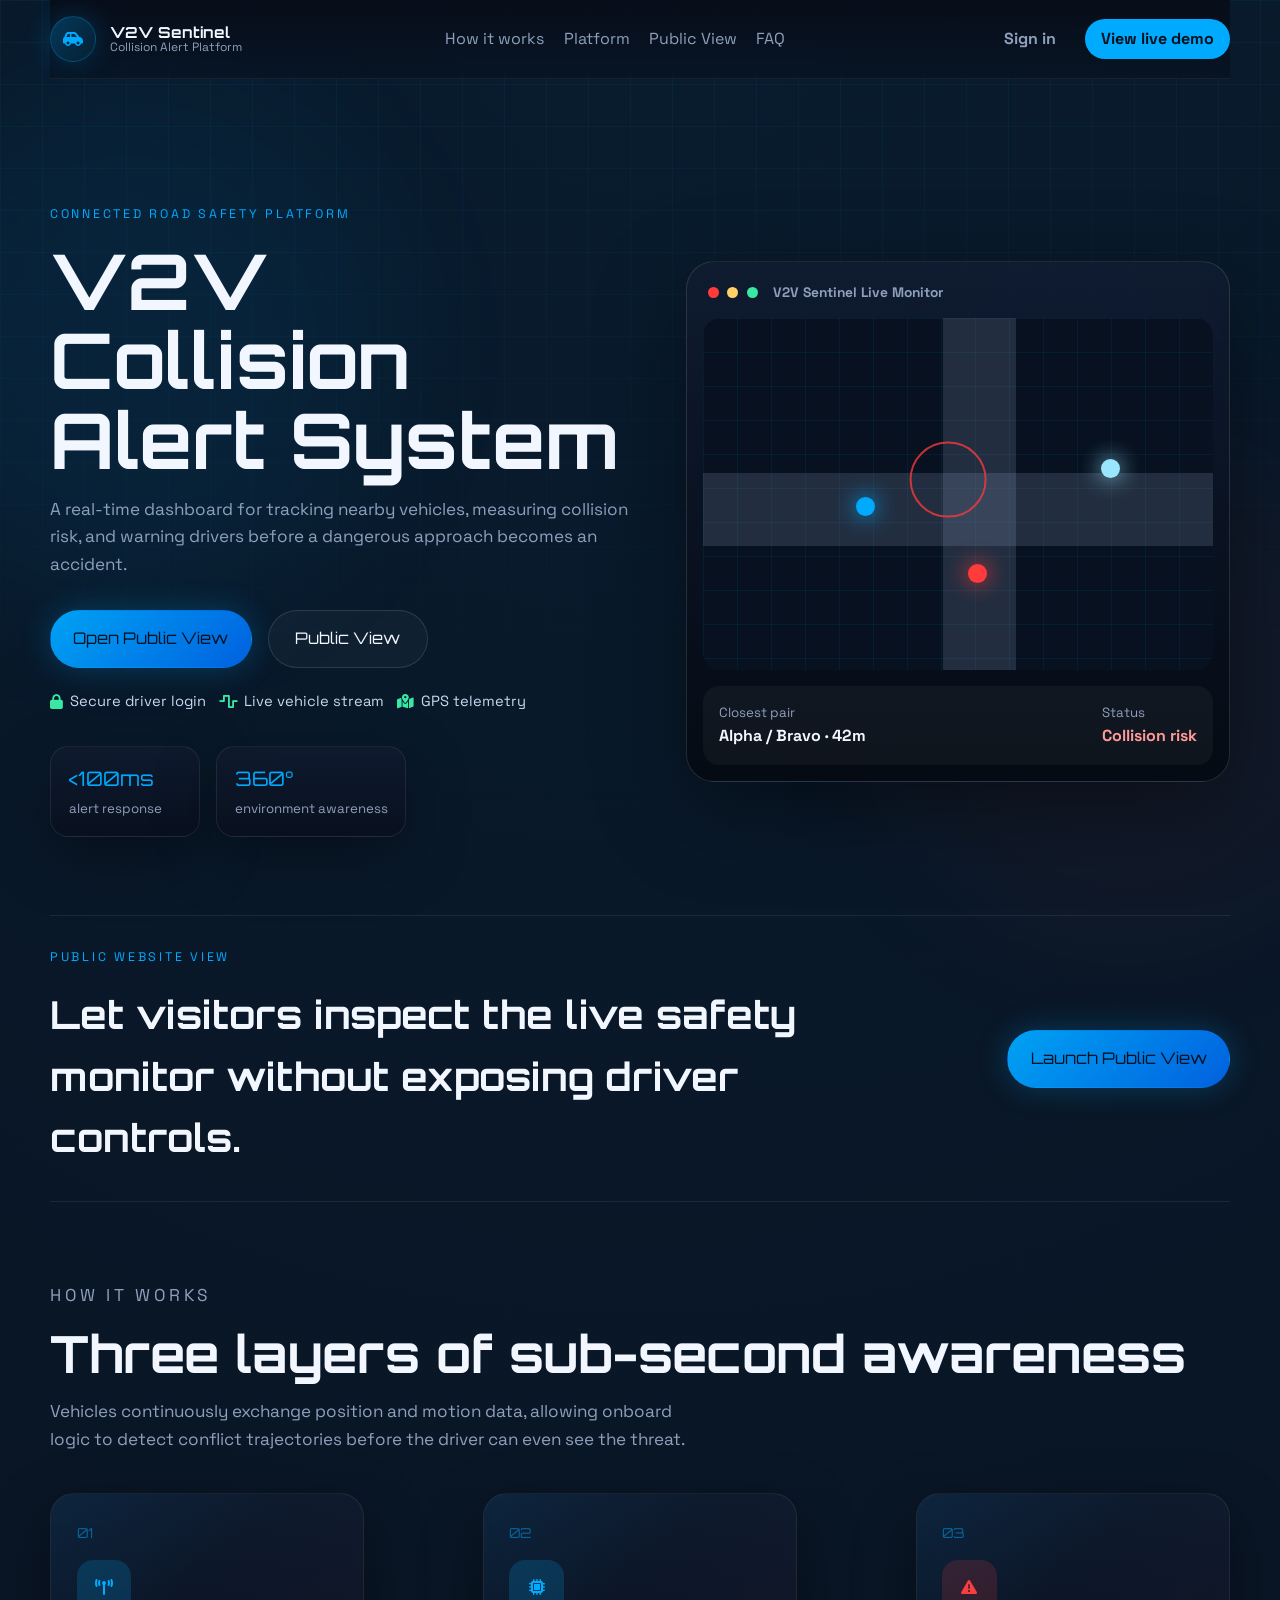
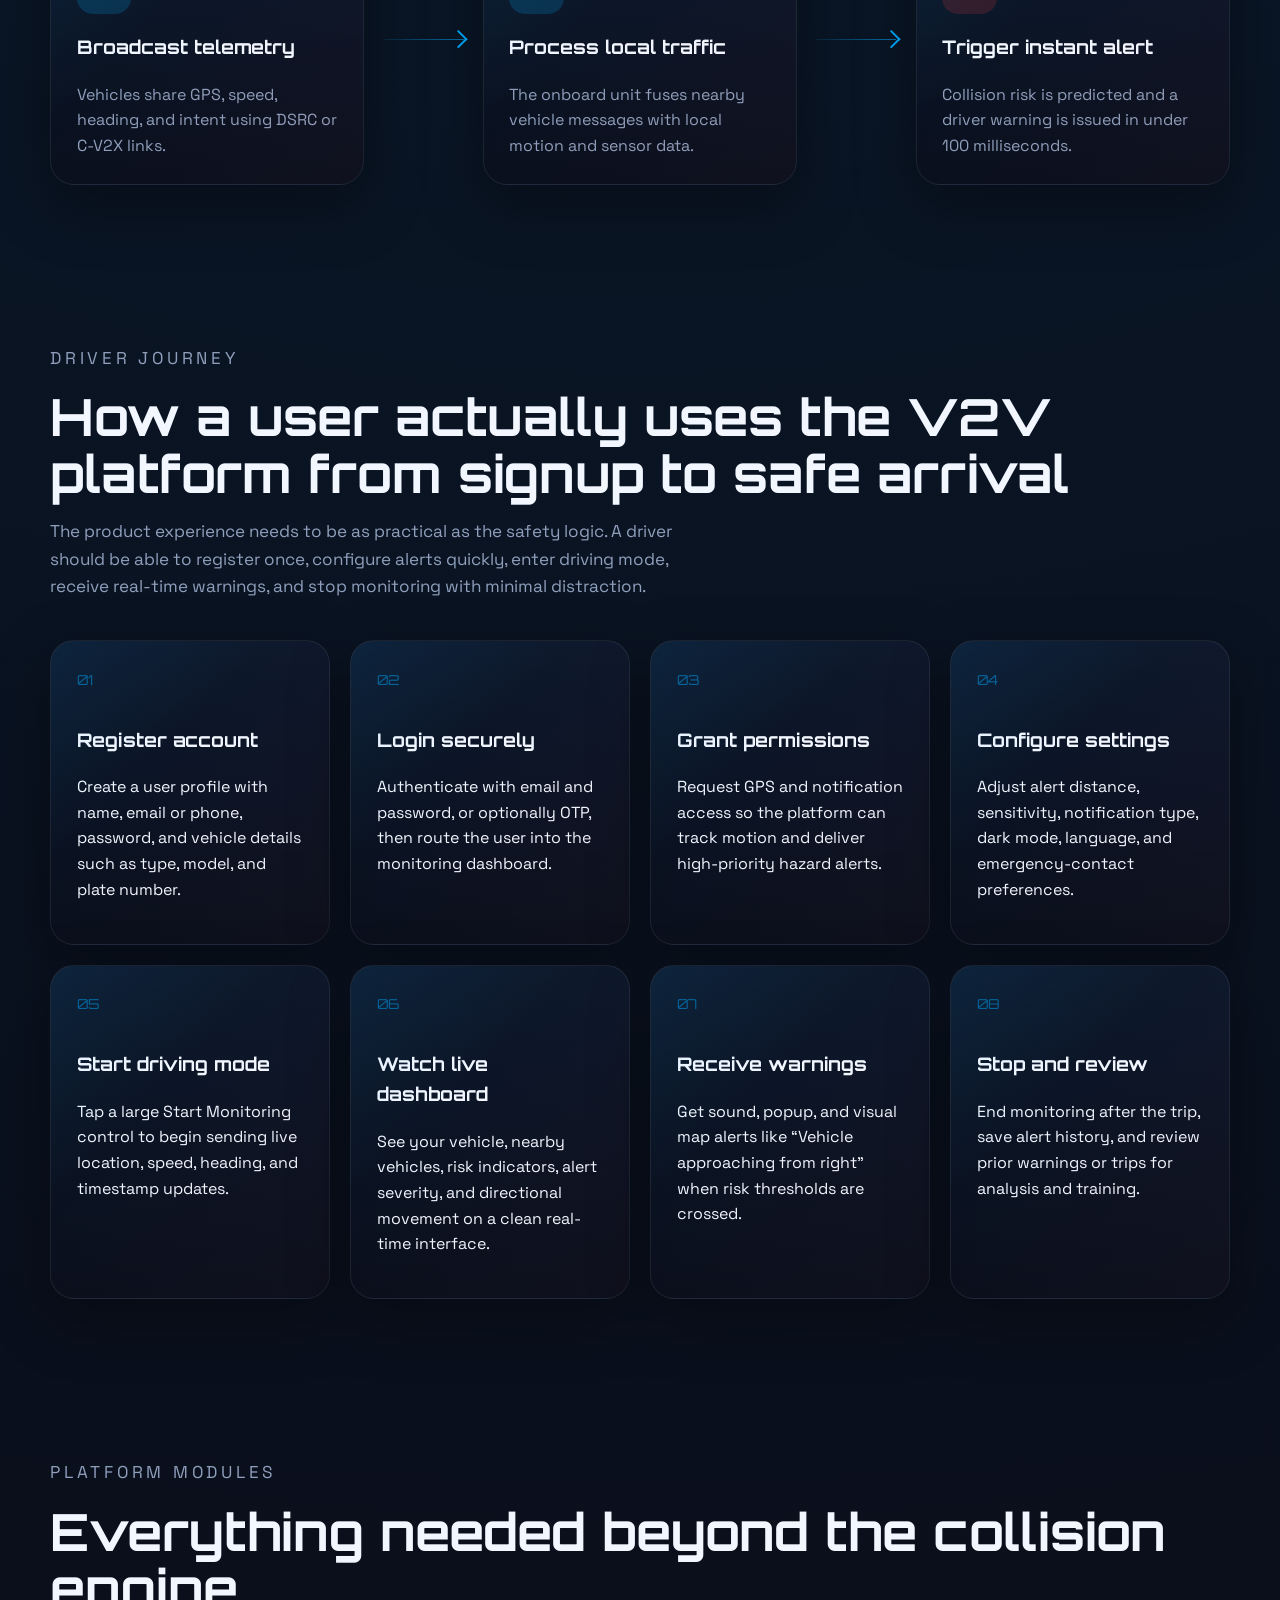
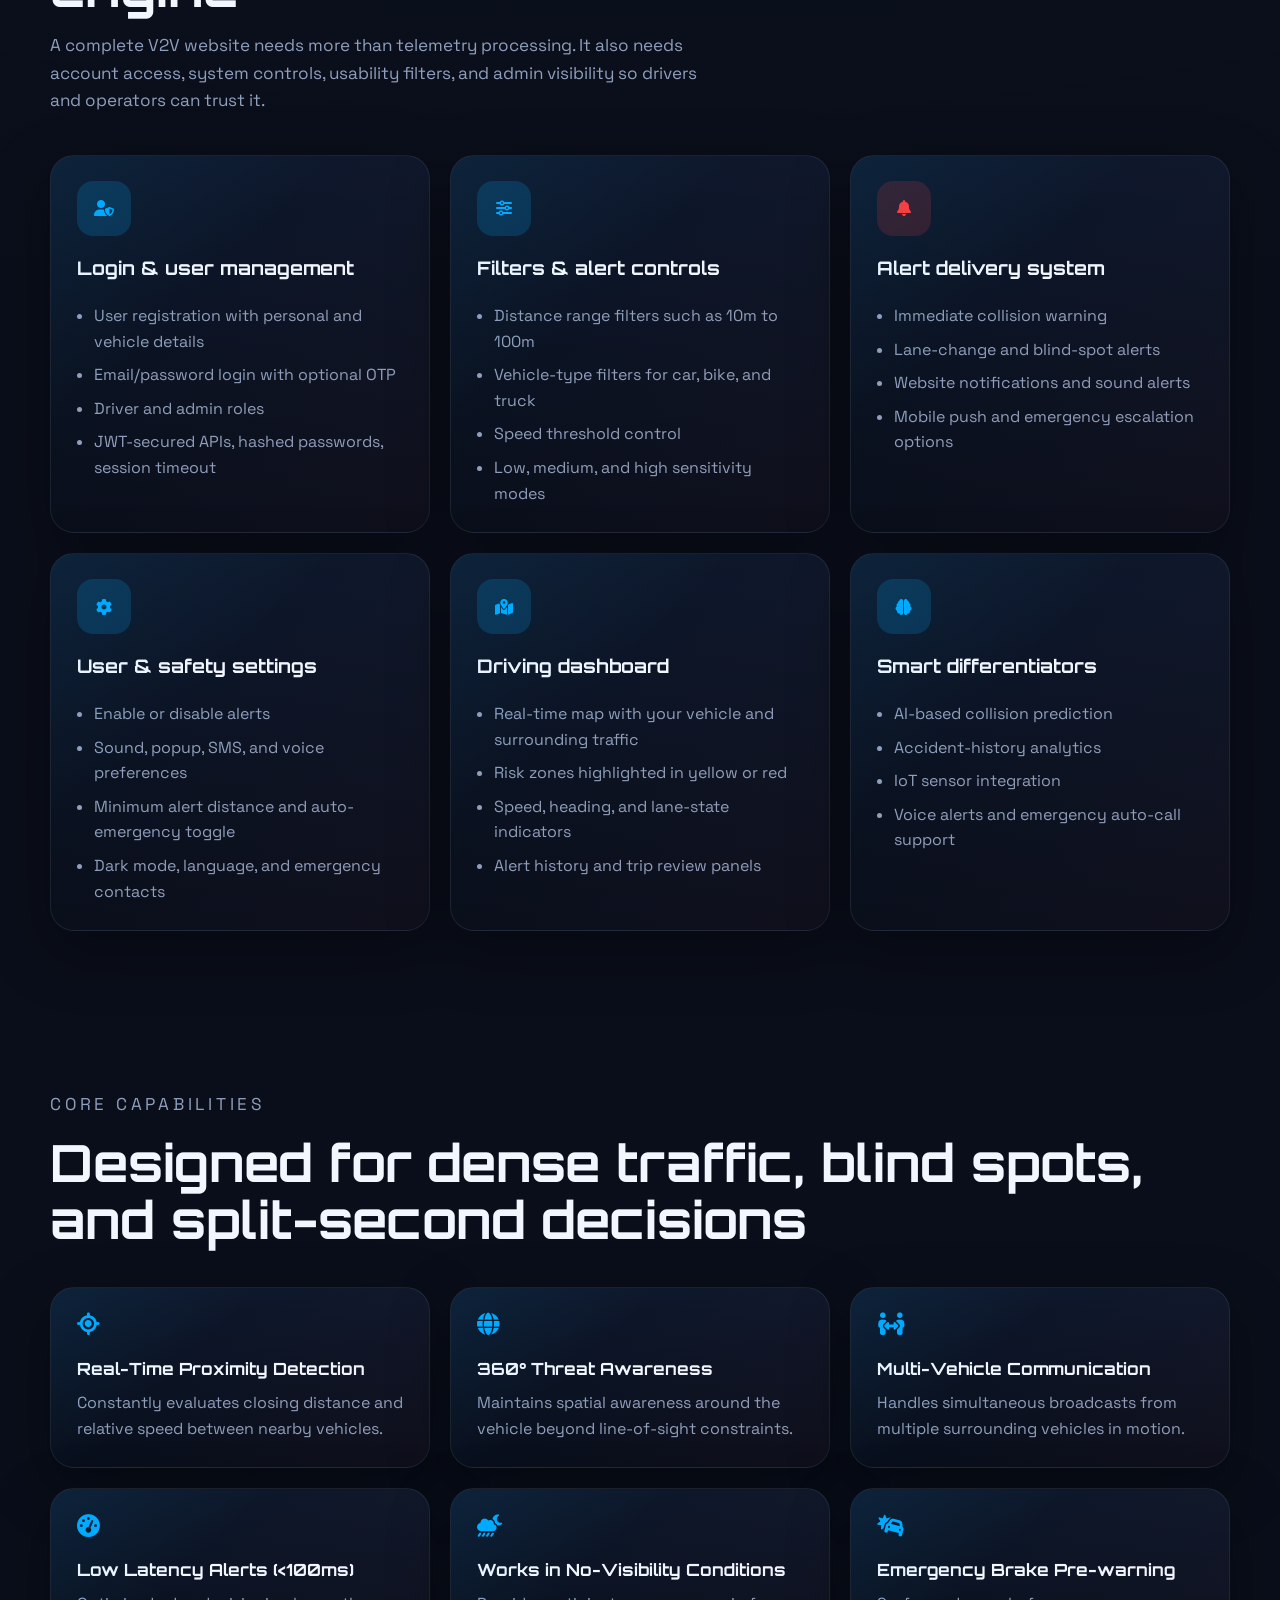
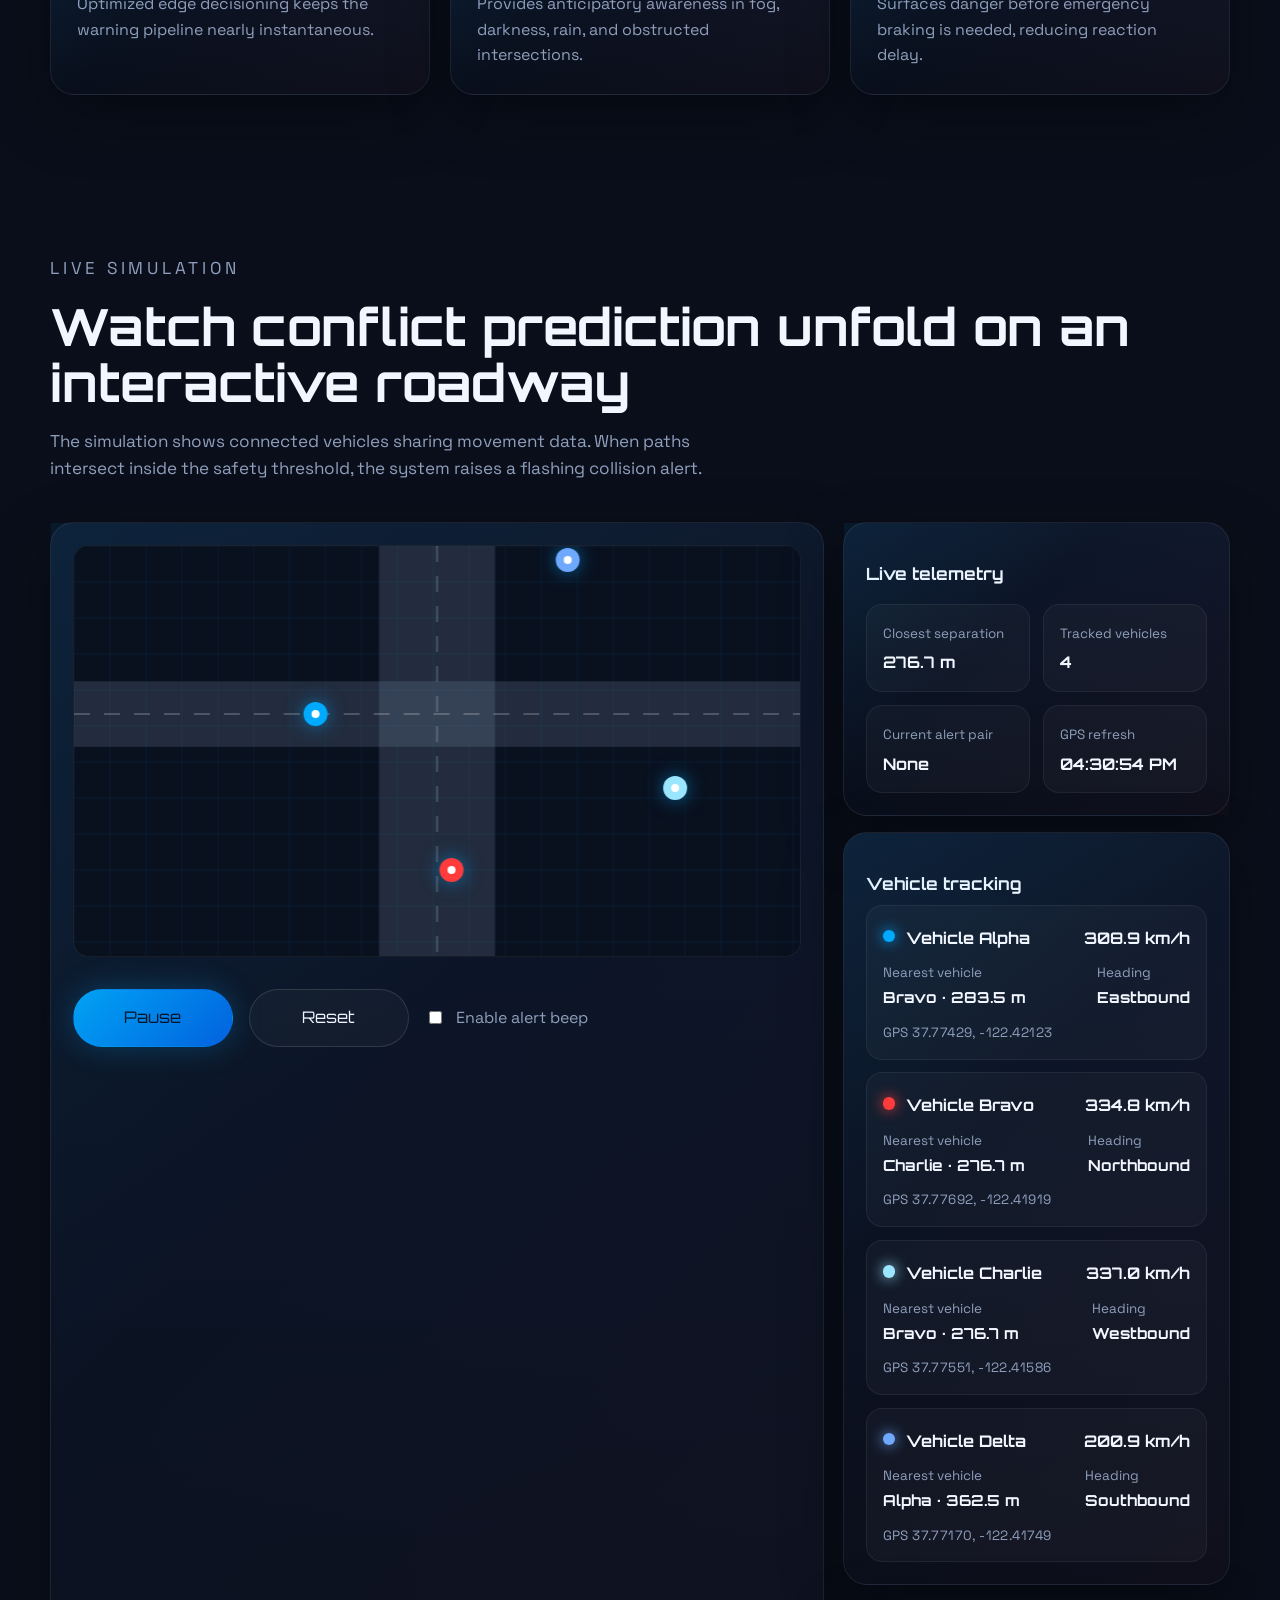
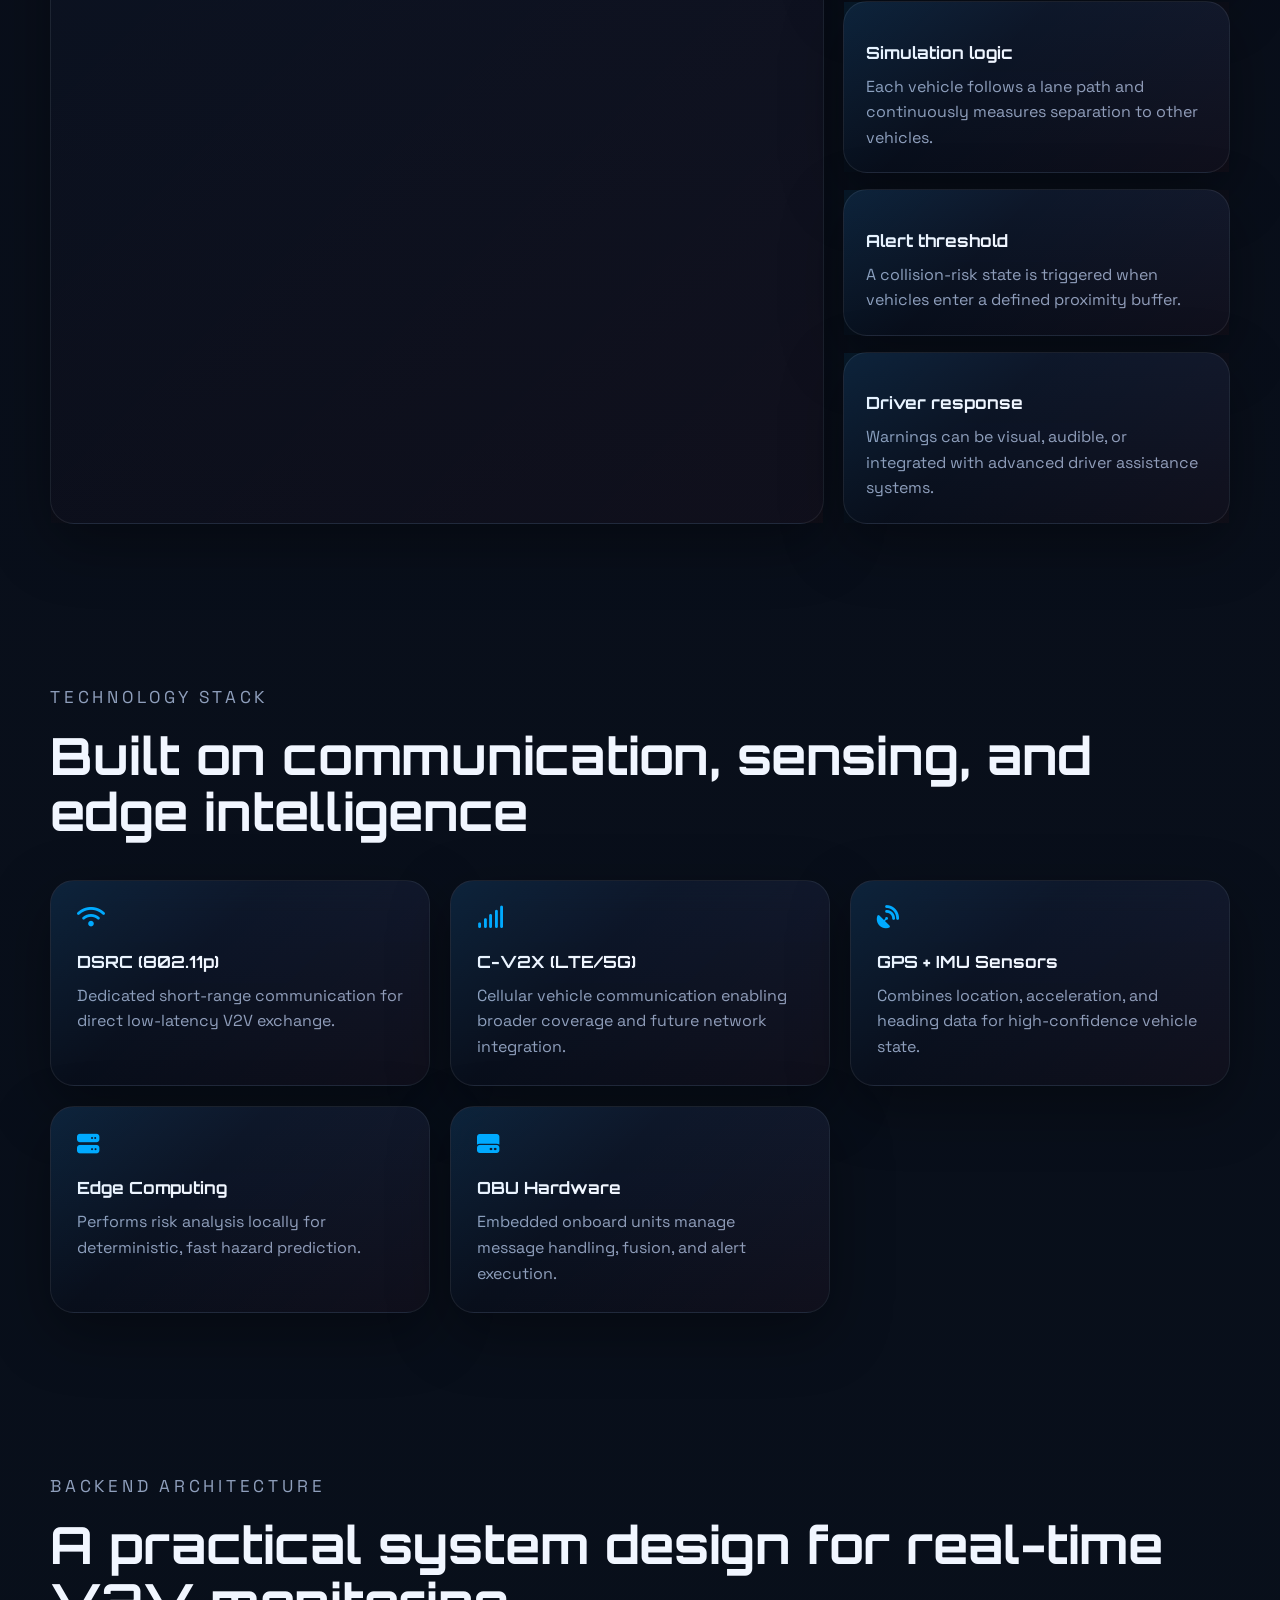
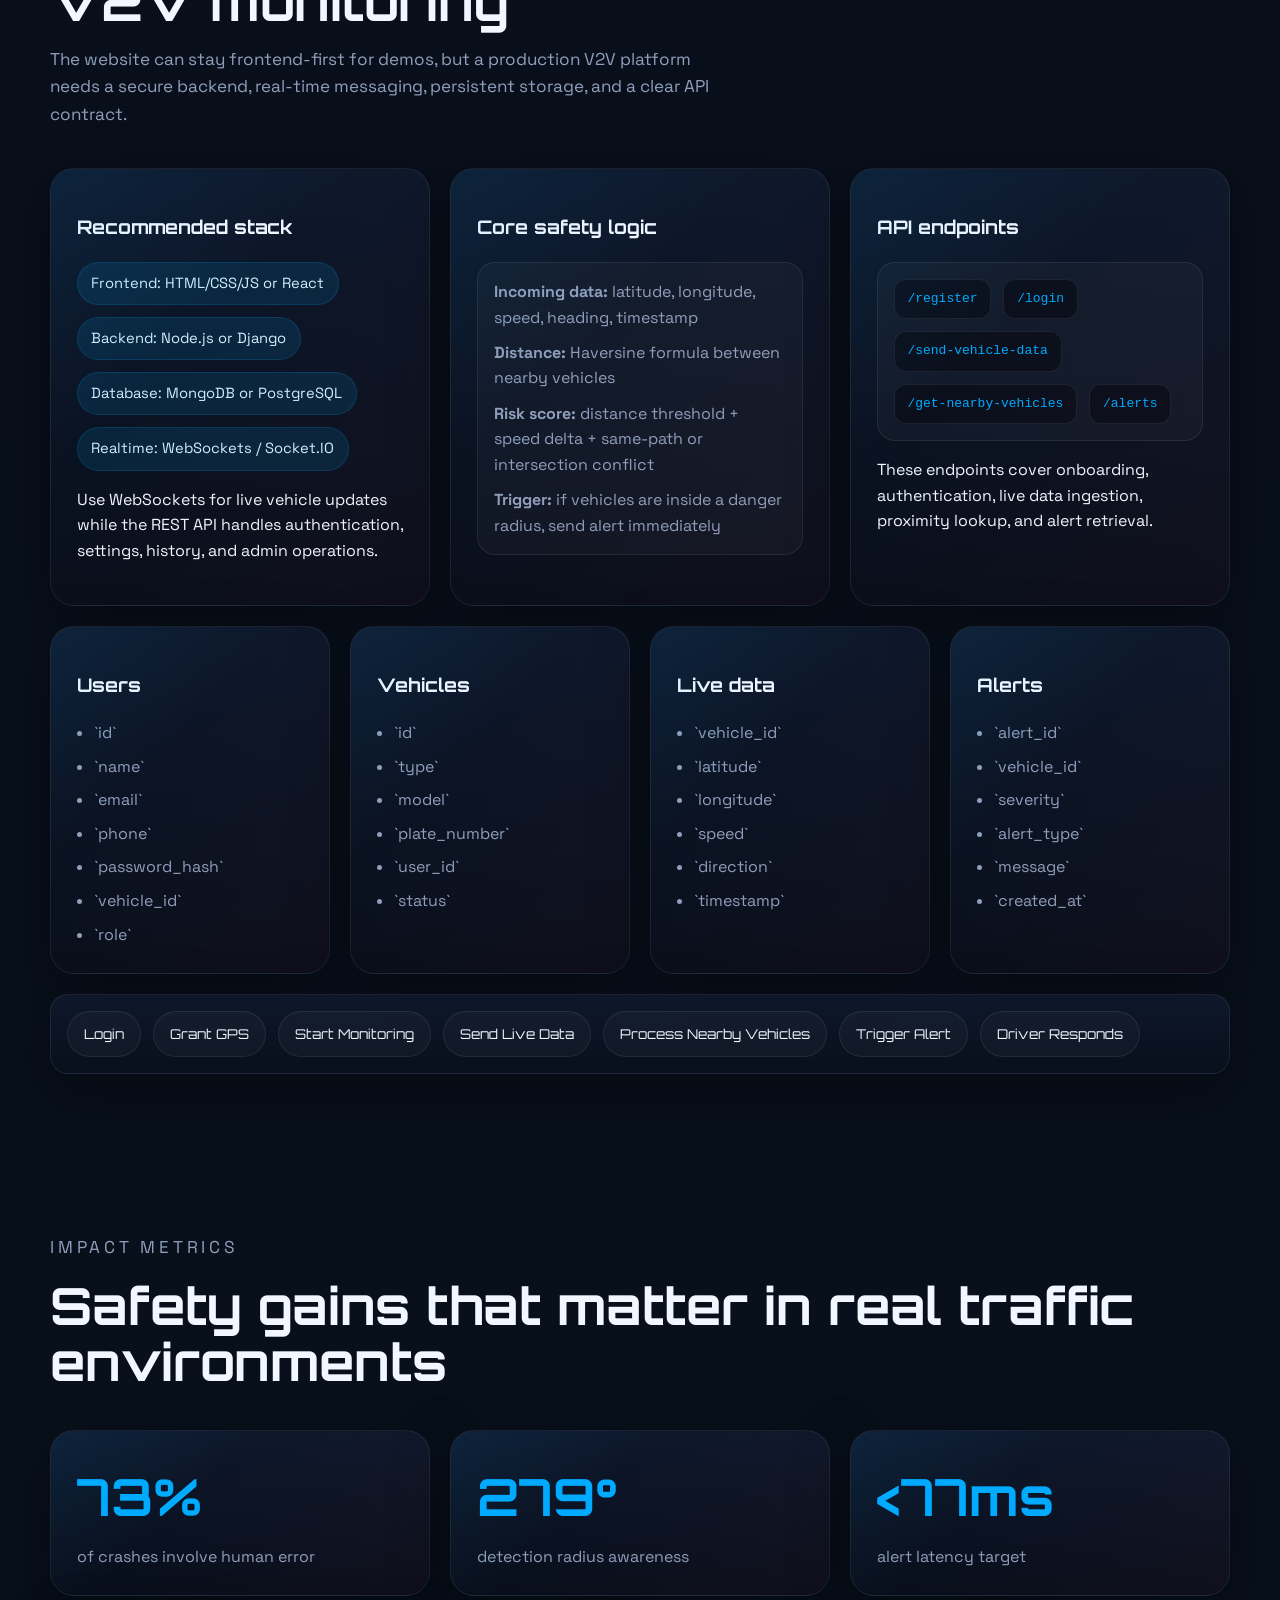
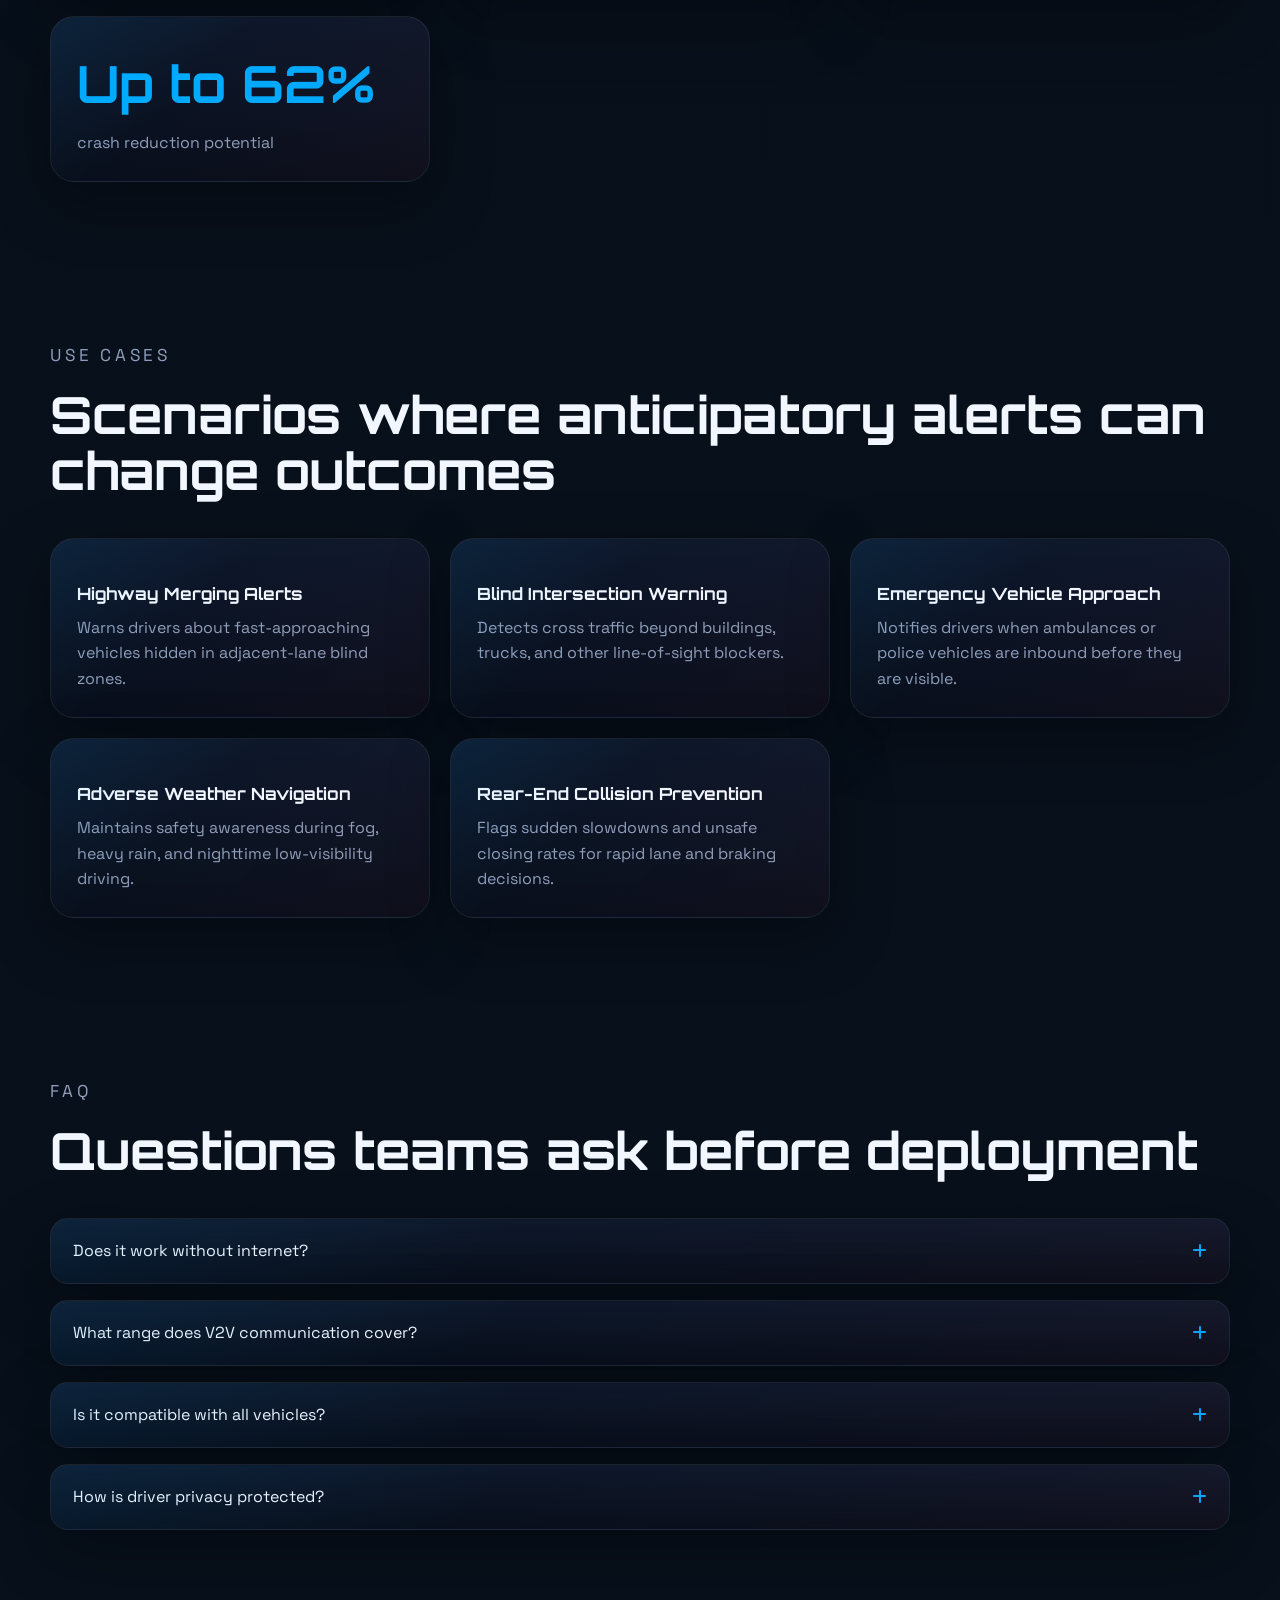
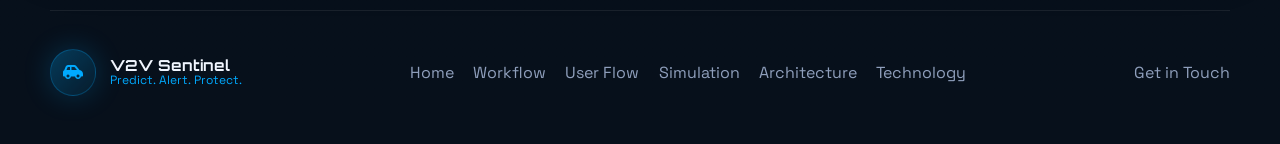
<file: index.html>
<!DOCTYPE html>
<html lang="en">
<head>
  <meta charset="UTF-8">
  <meta name="viewport" content="width=device-width, initial-scale=1.0">
  <title>V2V Collision Alert System</title>
  <meta
    name="description"
    content="A futuristic single-page website showcasing a Vehicle-to-Vehicle collision alert system with live simulation and interactive sections."
  >
  <link rel="preconnect" href="https://fonts.googleapis.com">
  <link rel="preconnect" href="https://fonts.gstatic.com" crossorigin>
  <link
    href="https://fonts.googleapis.com/css2?family=Orbitron:wght@500;700;800&family=Space+Grotesk:wght@400;500;700&display=swap"
    rel="stylesheet"
  >
  <link
    rel="stylesheet"
    href="https://cdnjs.cloudflare.com/ajax/libs/font-awesome/6.5.2/css/all.min.css"
    integrity="sha512-SnH5WK+bZxgPHs44uWIX+LLJAJ9/2PkPKZ5QiAj6Ta86w+fsb2TkR4j8cgYj/cR65w3p1zYj8R+v0XCeYFiN9Q=="
    crossorigin="anonymous"
    referrerpolicy="no-referrer"
  >
  <link rel="stylesheet" href="styles.css">
</head>
<body>
  <div class="page-shell">
    <div class="background-grid"></div>
    <div class="background-glow background-glow-left"></div>
    <div class="background-glow background-glow-right"></div>

    <header class="site-header site-header-polished">
      <a class="brand" href="#top" aria-label="V2V Collision Alert System home">
        <span class="brand-mark"><i class="fa-solid fa-car-side"></i></span>
        <span class="brand-copy">
          <strong>V2V Sentinel</strong>
          <small>Collision Alert Platform</small>
        </span>
      </a>
      <nav class="site-nav" aria-label="Primary navigation">
        <a href="#how-it-works">How it works</a>
        <a href="#platform">Platform</a>
        <a href="/public">Public View</a>
        <a href="#faq">FAQ</a>
      </nav>
      <div class="header-actions">
        <a class="nav-login" href="/login">Sign in</a>
        <a class="nav-cta" href="/public">View live demo</a>
      </div>
    </header>

    <main id="top">
      <section class="hero section real-hero">
        <div class="hero-copy reveal">
          <p class="eyebrow">Connected road safety platform</p>
          <h1>V2V Collision Alert System</h1>
          <p class="hero-subheadline">
            A real-time dashboard for tracking nearby vehicles, measuring collision risk, and warning
            drivers before a dangerous approach becomes an accident.
          </p>
          <div class="hero-actions">
            <a class="button button-primary" href="/public">Open Public View</a>
            <a class="button button-secondary" href="/public">Public View</a>
          </div>
          <div class="trust-row" aria-label="Platform capabilities">
            <span><i class="fa-solid fa-lock"></i> Secure driver login</span>
            <span><i class="fa-solid fa-wave-square"></i> Live vehicle stream</span>
            <span><i class="fa-solid fa-map-location-dot"></i> GPS telemetry</span>
          </div>
          <div class="hero-metrics">
            <div class="metric-pill">
              <span>&lt;100ms</span>
              <small>alert response</small>
            </div>
            <div class="metric-pill">
              <span>360°</span>
              <small>environment awareness</small>
            </div>
          </div>
        </div>

        <div class="hero-visual reveal reveal-delay product-preview" aria-label="V2V dashboard preview">
          <div class="preview-topbar">
            <span></span><span></span><span></span>
            <strong>V2V Sentinel Live Monitor</strong>
          </div>
          <div class="preview-map">
            <div class="road road-horizontal"></div>
            <div class="road road-vertical"></div>
            <span class="map-car map-car-blue"></span>
            <span class="map-car map-car-red"></span>
            <span class="map-car map-car-cyan"></span>
            <span class="risk-ring"></span>
          </div>
          <div class="preview-dock">
            <div>
              <small>Closest pair</small>
              <strong>Alpha / Bravo · 42m</strong>
            </div>
            <div>
              <small>Status</small>
              <strong class="danger-text">Collision risk</strong>
            </div>
          </div>
        </div>
      </section>

      <section class="public-strip section">
        <div class="strip-copy reveal">
          <p class="eyebrow">Public website view</p>
          <h2>Let visitors inspect the live safety monitor without exposing driver controls.</h2>
        </div>
        <a class="button button-primary reveal reveal-delay" href="/public">Launch Public View</a>
      </section>

      <section id="how-it-works" class="section">
        <div class="section-heading reveal">
          <p class="eyebrow">How it works</p>
          <h2>Three layers of sub-second awareness</h2>
          <p>
            Vehicles continuously exchange position and motion data, allowing onboard logic to
            detect conflict trajectories before the driver can even see the threat.
          </p>
        </div>

        <div class="process-flow">
          <article class="process-card reveal">
            <span class="step-index">01</span>
            <div class="icon-badge"><i class="fa-solid fa-tower-broadcast"></i></div>
            <h3>Broadcast telemetry</h3>
            <p>Vehicles share GPS, speed, heading, and intent using DSRC or C-V2X links.</p>
          </article>

          <div class="process-connector reveal" aria-hidden="true">
            <span></span>
          </div>

          <article class="process-card reveal reveal-delay">
            <span class="step-index">02</span>
            <div class="icon-badge"><i class="fa-solid fa-microchip"></i></div>
            <h3>Process local traffic</h3>
            <p>The onboard unit fuses nearby vehicle messages with local motion and sensor data.</p>
          </article>

          <div class="process-connector reveal" aria-hidden="true">
            <span></span>
          </div>

          <article class="process-card reveal reveal-delay-2">
            <span class="step-index">03</span>
            <div class="icon-badge alert"><i class="fa-solid fa-triangle-exclamation"></i></div>
            <h3>Trigger instant alert</h3>
            <p>Collision risk is predicted and a driver warning is issued in under 100 milliseconds.</p>
          </article>
        </div>
      </section>

      <section id="journey" class="section">
        <div class="section-heading reveal">
          <p class="eyebrow">Driver journey</p>
          <h2>How a user actually uses the V2V platform from signup to safe arrival</h2>
          <p>
            The product experience needs to be as practical as the safety logic. A driver should be
            able to register once, configure alerts quickly, enter driving mode, receive real-time
            warnings, and stop monitoring with minimal distraction.
          </p>
        </div>

        <div class="journey-grid">
          <article class="journey-step reveal">
            <span class="step-index">01</span>
            <h3>Register account</h3>
            <p>Create a user profile with name, email or phone, password, and vehicle details such as type, model, and plate number.</p>
          </article>
          <article class="journey-step reveal reveal-delay">
            <span class="step-index">02</span>
            <h3>Login securely</h3>
            <p>Authenticate with email and password, or optionally OTP, then route the user into the monitoring dashboard.</p>
          </article>
          <article class="journey-step reveal reveal-delay-2">
            <span class="step-index">03</span>
            <h3>Grant permissions</h3>
            <p>Request GPS and notification access so the platform can track motion and deliver high-priority hazard alerts.</p>
          </article>
          <article class="journey-step reveal">
            <span class="step-index">04</span>
            <h3>Configure settings</h3>
            <p>Adjust alert distance, sensitivity, notification type, dark mode, language, and emergency-contact preferences.</p>
          </article>
          <article class="journey-step reveal reveal-delay">
            <span class="step-index">05</span>
            <h3>Start driving mode</h3>
            <p>Tap a large Start Monitoring control to begin sending live location, speed, heading, and timestamp updates.</p>
          </article>
          <article class="journey-step reveal reveal-delay-2">
            <span class="step-index">06</span>
            <h3>Watch live dashboard</h3>
            <p>See your vehicle, nearby vehicles, risk indicators, alert severity, and directional movement on a clean real-time interface.</p>
          </article>
          <article class="journey-step reveal">
            <span class="step-index">07</span>
            <h3>Receive warnings</h3>
            <p>Get sound, popup, and visual map alerts like “Vehicle approaching from right” when risk thresholds are crossed.</p>
          </article>
          <article class="journey-step reveal reveal-delay">
            <span class="step-index">08</span>
            <h3>Stop and review</h3>
            <p>End monitoring after the trip, save alert history, and review prior warnings or trips for analysis and training.</p>
          </article>
        </div>
      </section>

      <section id="platform" class="section">
        <div class="section-heading reveal">
          <p class="eyebrow">Platform modules</p>
          <h2>Everything needed beyond the collision engine</h2>
          <p>
            A complete V2V website needs more than telemetry processing. It also needs account access,
            system controls, usability filters, and admin visibility so drivers and operators can trust it.
          </p>
        </div>

        <div class="platform-grid">
          <article class="platform-card reveal">
            <div class="icon-badge"><i class="fa-solid fa-user-shield"></i></div>
            <h3>Login & user management</h3>
            <ul class="detail-list">
              <li>User registration with personal and vehicle details</li>
              <li>Email/password login with optional OTP</li>
              <li>Driver and admin roles</li>
              <li>JWT-secured APIs, hashed passwords, session timeout</li>
            </ul>
          </article>

          <article class="platform-card reveal reveal-delay">
            <div class="icon-badge"><i class="fa-solid fa-sliders"></i></div>
            <h3>Filters & alert controls</h3>
            <ul class="detail-list">
              <li>Distance range filters such as 10m to 100m</li>
              <li>Vehicle-type filters for car, bike, and truck</li>
              <li>Speed threshold control</li>
              <li>Low, medium, and high sensitivity modes</li>
            </ul>
          </article>

          <article class="platform-card reveal reveal-delay-2">
            <div class="icon-badge alert"><i class="fa-solid fa-bell"></i></div>
            <h3>Alert delivery system</h3>
            <ul class="detail-list">
              <li>Immediate collision warning</li>
              <li>Lane-change and blind-spot alerts</li>
              <li>Website notifications and sound alerts</li>
              <li>Mobile push and emergency escalation options</li>
            </ul>
          </article>

          <article class="platform-card reveal">
            <div class="icon-badge"><i class="fa-solid fa-gear"></i></div>
            <h3>User & safety settings</h3>
            <ul class="detail-list">
              <li>Enable or disable alerts</li>
              <li>Sound, popup, SMS, and voice preferences</li>
              <li>Minimum alert distance and auto-emergency toggle</li>
              <li>Dark mode, language, and emergency contacts</li>
            </ul>
          </article>

          <article class="platform-card reveal reveal-delay">
            <div class="icon-badge"><i class="fa-solid fa-map-location-dot"></i></div>
            <h3>Driving dashboard</h3>
            <ul class="detail-list">
              <li>Real-time map with your vehicle and surrounding traffic</li>
              <li>Risk zones highlighted in yellow or red</li>
              <li>Speed, heading, and lane-state indicators</li>
              <li>Alert history and trip review panels</li>
            </ul>
          </article>

          <article class="platform-card reveal reveal-delay-2">
            <div class="icon-badge"><i class="fa-solid fa-brain"></i></div>
            <h3>Smart differentiators</h3>
            <ul class="detail-list">
              <li>AI-based collision prediction</li>
              <li>Accident-history analytics</li>
              <li>IoT sensor integration</li>
              <li>Voice alerts and emergency auto-call support</li>
            </ul>
          </article>
        </div>
      </section>

      <section class="section">
        <div class="section-heading reveal">
          <p class="eyebrow">Core capabilities</p>
          <h2>Designed for dense traffic, blind spots, and split-second decisions</h2>
        </div>

        <div class="feature-grid">
          <article class="feature-card reveal">
            <i class="fa-solid fa-location-crosshairs"></i>
            <h3>Real-Time Proximity Detection</h3>
            <p>Constantly evaluates closing distance and relative speed between nearby vehicles.</p>
          </article>
          <article class="feature-card reveal reveal-delay">
            <i class="fa-solid fa-globe"></i>
            <h3>360° Threat Awareness</h3>
            <p>Maintains spatial awareness around the vehicle beyond line-of-sight constraints.</p>
          </article>
          <article class="feature-card reveal reveal-delay-2">
            <i class="fa-solid fa-people-arrows"></i>
            <h3>Multi-Vehicle Communication</h3>
            <p>Handles simultaneous broadcasts from multiple surrounding vehicles in motion.</p>
          </article>
          <article class="feature-card reveal">
            <i class="fa-solid fa-gauge-high"></i>
            <h3>Low Latency Alerts (&lt;100ms)</h3>
            <p>Optimized edge decisioning keeps the warning pipeline nearly instantaneous.</p>
          </article>
          <article class="feature-card reveal reveal-delay">
            <i class="fa-solid fa-cloud-moon-rain"></i>
            <h3>Works in No-Visibility Conditions</h3>
            <p>Provides anticipatory awareness in fog, darkness, rain, and obstructed intersections.</p>
          </article>
          <article class="feature-card reveal reveal-delay-2">
            <i class="fa-solid fa-car-burst"></i>
            <h3>Emergency Brake Pre-warning</h3>
            <p>Surfaces danger before emergency braking is needed, reducing reaction delay.</p>
          </article>
        </div>
      </section>

      <section id="demo" class="section">
        <div class="section-heading reveal">
          <p class="eyebrow">Live simulation</p>
          <h2>Watch conflict prediction unfold on an interactive roadway</h2>
          <p>
            The simulation shows connected vehicles sharing movement data. When paths intersect inside
            the safety threshold, the system raises a flashing collision alert.
          </p>
        </div>

        <div class="demo-layout">
          <div class="demo-panel reveal">
            <div class="demo-canvas-wrap">
              <canvas id="trafficCanvas" width="920" height="520" aria-label="Vehicle collision simulation"></canvas>
              <div id="demoAlert" class="demo-alert" role="status" aria-live="polite">
                <span>⚠️ Collision Risk Detected!</span>
              </div>
            </div>

            <div class="demo-controls">
              <button id="playPauseBtn" class="button button-primary" type="button">Pause</button>
              <button id="resetBtn" class="button button-secondary" type="button">Reset</button>
              <label class="sound-toggle" for="soundToggle">
                <input id="soundToggle" type="checkbox">
                <span>Enable alert beep</span>
              </label>
            </div>
          </div>

          <aside class="demo-sidebar reveal reveal-delay">
            <div class="sidebar-card telemetry-overview">
              <h3>Live telemetry</h3>
              <div class="overview-grid">
                <div class="overview-stat">
                  <span class="overview-label">Closest separation</span>
                  <strong id="closestDistance">-- m</strong>
                </div>
                <div class="overview-stat">
                  <span class="overview-label">Tracked vehicles</span>
                  <strong id="trackedVehicles">4</strong>
                </div>
                <div class="overview-stat">
                  <span class="overview-label">Current alert pair</span>
                  <strong id="alertPair">None</strong>
                </div>
                <div class="overview-stat">
                  <span class="overview-label">GPS refresh</span>
                  <strong id="gpsTimestamp">Live</strong>
                </div>
              </div>
            </div>

            <div class="sidebar-card telemetry-card">
              <h3>Vehicle tracking</h3>
              <div id="telemetryList" class="telemetry-list" aria-live="polite"></div>
            </div>

            <div class="sidebar-card">
              <h3>Simulation logic</h3>
              <p>Each vehicle follows a lane path and continuously measures separation to other vehicles.</p>
            </div>
            <div class="sidebar-card">
              <h3>Alert threshold</h3>
              <p>A collision-risk state is triggered when vehicles enter a defined proximity buffer.</p>
            </div>
            <div class="sidebar-card">
              <h3>Driver response</h3>
              <p>Warnings can be visual, audible, or integrated with advanced driver assistance systems.</p>
            </div>
          </aside>
        </div>
      </section>

      <section id="technology" class="section">
        <div class="section-heading reveal">
          <p class="eyebrow">Technology stack</p>
          <h2>Built on communication, sensing, and edge intelligence</h2>
        </div>

        <div class="tech-grid">
          <article class="tech-card reveal">
            <i class="fa-solid fa-wifi"></i>
            <h3>DSRC (802.11p)</h3>
            <p>Dedicated short-range communication for direct low-latency V2V exchange.</p>
          </article>
          <article class="tech-card reveal reveal-delay">
            <i class="fa-solid fa-signal"></i>
            <h3>C-V2X (LTE/5G)</h3>
            <p>Cellular vehicle communication enabling broader coverage and future network integration.</p>
          </article>
          <article class="tech-card reveal reveal-delay-2">
            <i class="fa-solid fa-satellite-dish"></i>
            <h3>GPS + IMU Sensors</h3>
            <p>Combines location, acceleration, and heading data for high-confidence vehicle state.</p>
          </article>
          <article class="tech-card reveal">
            <i class="fa-solid fa-server"></i>
            <h3>Edge Computing</h3>
            <p>Performs risk analysis locally for deterministic, fast hazard prediction.</p>
          </article>
          <article class="tech-card reveal reveal-delay">
            <i class="fa-solid fa-hard-drive"></i>
            <h3>OBU Hardware</h3>
            <p>Embedded onboard units manage message handling, fusion, and alert execution.</p>
          </article>
        </div>
      </section>

      <section id="architecture" class="section">
        <div class="section-heading reveal">
          <p class="eyebrow">Backend architecture</p>
          <h2>A practical system design for real-time V2V monitoring</h2>
          <p>
            The website can stay frontend-first for demos, but a production V2V platform needs a
            secure backend, real-time messaging, persistent storage, and a clear API contract.
          </p>
        </div>

        <div class="architecture-grid">
          <article class="architecture-card reveal">
            <h3>Recommended stack</h3>
            <div class="chip-row">
              <span class="chip">Frontend: HTML/CSS/JS or React</span>
              <span class="chip">Backend: Node.js or Django</span>
              <span class="chip">Database: MongoDB or PostgreSQL</span>
              <span class="chip">Realtime: WebSockets / Socket.IO</span>
            </div>
            <p>Use WebSockets for live vehicle updates while the REST API handles authentication, settings, history, and admin operations.</p>
          </article>

          <article class="architecture-card reveal reveal-delay">
            <h3>Core safety logic</h3>
            <div class="formula-panel">
              <p><strong>Incoming data:</strong> latitude, longitude, speed, heading, timestamp</p>
              <p><strong>Distance:</strong> Haversine formula between nearby vehicles</p>
              <p><strong>Risk score:</strong> distance threshold + speed delta + same-path or intersection conflict</p>
              <p><strong>Trigger:</strong> if vehicles are inside a danger radius, send alert immediately</p>
            </div>
          </article>

          <article class="architecture-card reveal reveal-delay-2">
            <h3>API endpoints</h3>
            <div class="code-panel">
              <code>/register</code>
              <code>/login</code>
              <code>/send-vehicle-data</code>
              <code>/get-nearby-vehicles</code>
              <code>/alerts</code>
            </div>
            <p>These endpoints cover onboarding, authentication, live data ingestion, proximity lookup, and alert retrieval.</p>
          </article>
        </div>

        <div class="schema-grid">
          <article class="schema-card reveal">
            <h3>Users</h3>
            <ul class="detail-list compact">
              <li>`id`</li>
              <li>`name`</li>
              <li>`email`</li>
              <li>`phone`</li>
              <li>`password_hash`</li>
              <li>`vehicle_id`</li>
              <li>`role`</li>
            </ul>
          </article>
          <article class="schema-card reveal reveal-delay">
            <h3>Vehicles</h3>
            <ul class="detail-list compact">
              <li>`id`</li>
              <li>`type`</li>
              <li>`model`</li>
              <li>`plate_number`</li>
              <li>`user_id`</li>
              <li>`status`</li>
            </ul>
          </article>
          <article class="schema-card reveal reveal-delay-2">
            <h3>Live data</h3>
            <ul class="detail-list compact">
              <li>`vehicle_id`</li>
              <li>`latitude`</li>
              <li>`longitude`</li>
              <li>`speed`</li>
              <li>`direction`</li>
              <li>`timestamp`</li>
            </ul>
          </article>
          <article class="schema-card reveal">
            <h3>Alerts</h3>
            <ul class="detail-list compact">
              <li>`alert_id`</li>
              <li>`vehicle_id`</li>
              <li>`severity`</li>
              <li>`alert_type`</li>
              <li>`message`</li>
              <li>`created_at`</li>
            </ul>
          </article>
        </div>

        <div class="flow-strip reveal">
          <div>Login</div>
          <div>Grant GPS</div>
          <div>Start Monitoring</div>
          <div>Send Live Data</div>
          <div>Process Nearby Vehicles</div>
          <div>Trigger Alert</div>
          <div>Driver Responds</div>
        </div>
      </section>

      <section class="section stats-section">
        <div class="section-heading reveal">
          <p class="eyebrow">Impact metrics</p>
          <h2>Safety gains that matter in real traffic environments</h2>
        </div>

        <div class="stats-grid">
          <article class="stat-card reveal">
            <h3><span class="counter" data-target="94" data-suffix="%">0</span></h3>
            <p>of crashes involve human error</p>
          </article>
          <article class="stat-card reveal reveal-delay">
            <h3><span class="counter" data-target="360" data-suffix="°">0</span></h3>
            <p>detection radius awareness</p>
          </article>
          <article class="stat-card reveal reveal-delay-2">
            <h3><span class="counter" data-target="100" data-prefix="&lt;" data-suffix="ms">0</span></h3>
            <p>alert latency target</p>
          </article>
          <article class="stat-card reveal">
            <h3><span class="counter" data-target="80" data-prefix="Up to " data-suffix="%">0</span></h3>
            <p>crash reduction potential</p>
          </article>
        </div>
      </section>

      <section class="section">
        <div class="section-heading reveal">
          <p class="eyebrow">Use cases</p>
          <h2>Scenarios where anticipatory alerts can change outcomes</h2>
        </div>

        <div class="use-case-grid">
          <article class="use-case-card reveal">
            <h3>Highway Merging Alerts</h3>
            <p>Warns drivers about fast-approaching vehicles hidden in adjacent-lane blind zones.</p>
          </article>
          <article class="use-case-card reveal reveal-delay">
            <h3>Blind Intersection Warning</h3>
            <p>Detects cross traffic beyond buildings, trucks, and other line-of-sight blockers.</p>
          </article>
          <article class="use-case-card reveal reveal-delay-2">
            <h3>Emergency Vehicle Approach</h3>
            <p>Notifies drivers when ambulances or police vehicles are inbound before they are visible.</p>
          </article>
          <article class="use-case-card reveal">
            <h3>Adverse Weather Navigation</h3>
            <p>Maintains safety awareness during fog, heavy rain, and nighttime low-visibility driving.</p>
          </article>
          <article class="use-case-card reveal reveal-delay">
            <h3>Rear-End Collision Prevention</h3>
            <p>Flags sudden slowdowns and unsafe closing rates for rapid lane and braking decisions.</p>
          </article>
        </div>
      </section>

      <section id="faq" class="section faq-section">
        <div class="section-heading reveal">
          <p class="eyebrow">FAQ</p>
          <h2>Questions teams ask before deployment</h2>
        </div>

        <div class="faq-list">
          <article class="faq-item reveal">
            <button class="faq-question" type="button" aria-expanded="false">
              <span>Does it work without internet?</span>
              <i class="fa-solid fa-plus"></i>
            </button>
            <div class="faq-answer">
              <p>Yes. Core V2V communication is designed for direct vehicle-to-vehicle exchange and does not depend on public internet access.</p>
            </div>
          </article>
          <article class="faq-item reveal reveal-delay">
            <button class="faq-question" type="button" aria-expanded="false">
              <span>What range does V2V communication cover?</span>
              <i class="fa-solid fa-plus"></i>
            </button>
            <div class="faq-answer">
              <p>Typical operating range can extend several hundred meters, depending on protocol, hardware, environment, and traffic density.</p>
            </div>
          </article>
          <article class="faq-item reveal reveal-delay-2">
            <button class="faq-question" type="button" aria-expanded="false">
              <span>Is it compatible with all vehicles?</span>
              <i class="fa-solid fa-plus"></i>
            </button>
            <div class="faq-answer">
              <p>Compatibility depends on the presence of compliant onboard communication hardware, though retrofit OBU options can expand adoption.</p>
            </div>
          </article>
          <article class="faq-item reveal">
            <button class="faq-question" type="button" aria-expanded="false">
              <span>How is driver privacy protected?</span>
              <i class="fa-solid fa-plus"></i>
            </button>
            <div class="faq-answer">
              <p>Systems typically share safety-critical telemetry rather than personal identity, with rotating identifiers and secure message frameworks to protect privacy.</p>
            </div>
          </article>
        </div>
      </section>
    </main>

    <footer class="site-footer">
      <div>
        <a class="brand footer-brand" href="#top">
          <span class="brand-mark"><i class="fa-solid fa-car-side"></i></span>
          <span class="brand-copy">
            <strong>V2V Sentinel</strong>
            <small>Predict. Alert. Protect.</small>
          </span>
        </a>
      </div>
      <nav class="footer-nav" aria-label="Footer navigation">
        <a href="#top">Home</a>
        <a href="#how-it-works">Workflow</a>
        <a href="#journey">User Flow</a>
        <a href="#demo">Simulation</a>
        <a href="#architecture">Architecture</a>
        <a href="#technology">Technology</a>
      </nav>
      <a class="footer-link" href="mailto:contact@v2vsentinel.com">Get in Touch</a>
    </footer>
  </div>

  <script src="script.js"></script>
</body>
</html>
</file>
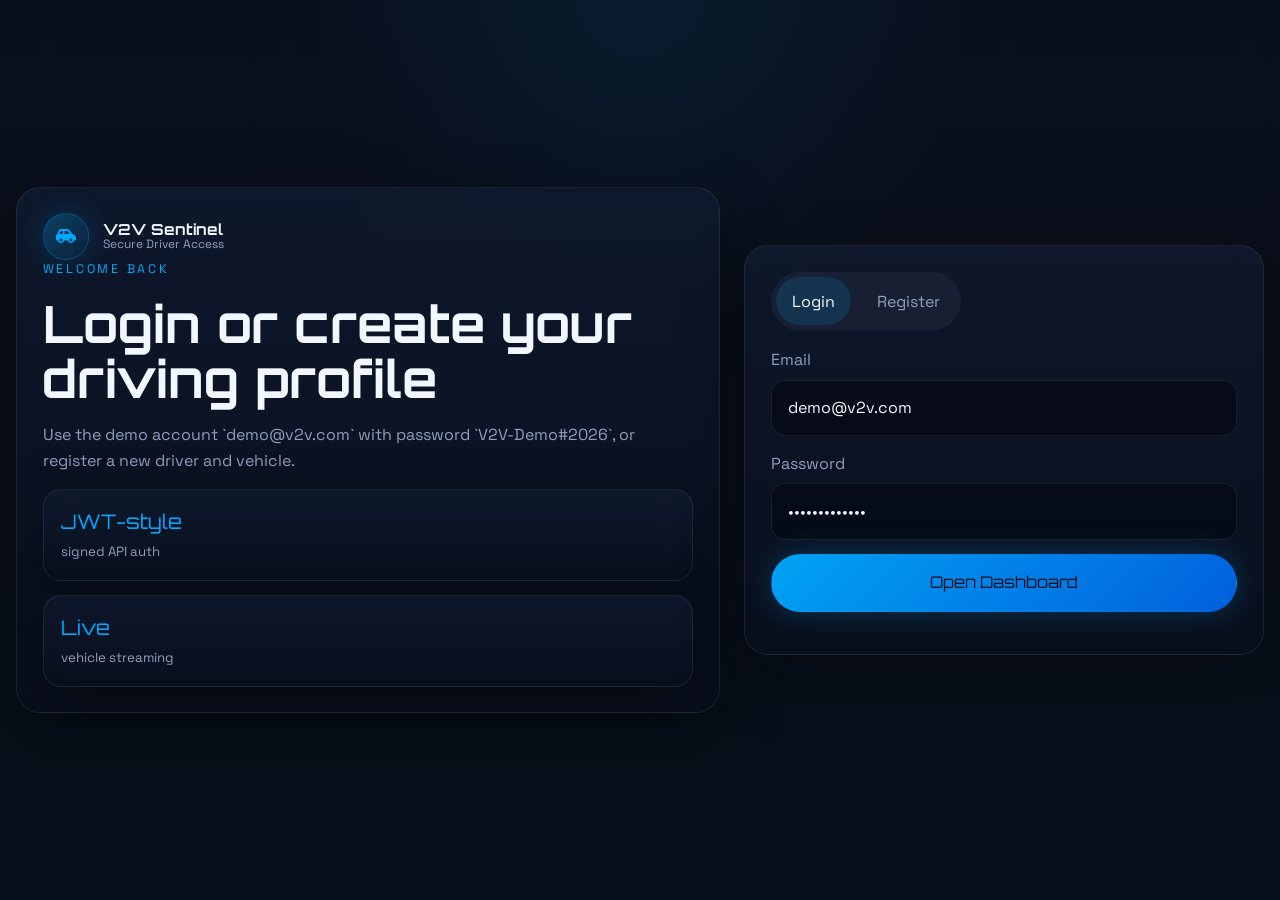
<file: login.html>
<!DOCTYPE html>
<html lang="en">
<head>
  <meta charset="UTF-8">
  <meta name="viewport" content="width=device-width, initial-scale=1.0">
  <title>Login | V2V Sentinel</title>
  <link rel="preconnect" href="https://fonts.googleapis.com">
  <link rel="preconnect" href="https://fonts.gstatic.com" crossorigin>
  <link href="https://fonts.googleapis.com/css2?family=Orbitron:wght@500;700;800&family=Space+Grotesk:wght@400;500;700&display=swap" rel="stylesheet">
  <link rel="stylesheet" href="https://cdnjs.cloudflare.com/ajax/libs/font-awesome/6.5.2/css/all.min.css" crossorigin="anonymous" referrerpolicy="no-referrer">
  <link rel="stylesheet" href="styles.css">
</head>
<body class="app-page">
  <main class="app-shell auth-shell">
    <section class="auth-copy reveal is-visible">
      <a class="brand" href="/">
        <span class="brand-mark"><i class="fa-solid fa-car-side"></i></span>
        <span class="brand-copy"><strong>V2V Sentinel</strong><small>Secure Driver Access</small></span>
      </a>
      <p class="eyebrow">Welcome back</p>
      <h1 class="app-title">Login or create your driving profile</h1>
      <p class="app-lead">Use the demo account `demo@v2v.com` with password `V2V-Demo#2026`, or register a new driver and vehicle.</p>
      <div class="auth-highlights">
        <div class="metric-pill"><span>JWT-style</span><small>signed API auth</small></div>
        <div class="metric-pill"><span>Live</span><small>vehicle streaming</small></div>
      </div>
    </section>

    <section class="auth-panel reveal is-visible">
      <div class="tab-row">
        <button class="tab-button active" data-tab="login" type="button">Login</button>
        <button class="tab-button" data-tab="register" type="button">Register</button>
      </div>

      <form id="loginForm" class="auth-form active">
        <label>Email<input name="email" type="email" value="demo@v2v.com" required></label>
        <label>Password<input name="password" type="password" value="V2V-Demo#2026" autocomplete="current-password" required></label>
        <button class="button button-primary" type="submit">Open Dashboard</button>
      </form>

      <form id="registerForm" class="auth-form">
        <label>Name<input name="name" type="text" required></label>
        <label>Email<input name="email" type="email" required></label>
        <label>Phone<input name="phone" type="tel"></label>
        <div class="form-grid">
          <label>Vehicle Type<input name="vehicleType" type="text" placeholder="Car" required></label>
          <label>Vehicle Model<input name="vehicleModel" type="text" placeholder="Sentinel X" required></label>
        </div>
        <label>Vehicle Number<input name="vehicleNumber" type="text" placeholder="V2V-100" required></label>
        <label>Password<input name="password" type="password" minlength="12" pattern="(?=.*[a-z])(?=.*[A-Z])(?=.*\d)(?=.*[^A-Za-z0-9]).{12,}" autocomplete="new-password" required></label>
        <p class="form-hint">Password must be 12+ characters with uppercase, lowercase, number, and symbol.</p>
        <button class="button button-primary" type="submit">Create Account</button>
      </form>

      <p id="authMessage" class="status-message" aria-live="polite"></p>
    </section>
  </main>
  <script src="auth.js"></script>
</body>
</html>
</file>
<file: styles.css>
:root {
  --bg: #0a0e1a;
  --bg-elevated: rgba(14, 21, 40, 0.78);
  --panel: rgba(11, 18, 33, 0.82);
  --panel-strong: rgba(15, 25, 46, 0.95);
  --text: #f1f6ff;
  --muted: #8f9fbc;
  --line: rgba(0, 170, 255, 0.14);
  --blue: #00aaff;
  --blue-soft: rgba(0, 170, 255, 0.18);
  --red: #ff3b3b;
  --red-soft: rgba(255, 59, 59, 0.16);
  --shadow: 0 20px 60px rgba(0, 0, 0, 0.35);
  --radius: 24px;
  --radius-sm: 18px;
  --content-width: 1180px;
  --success: #38e8a3;
  --warning: #ffd166;
}

*,
*::before,
*::after {
  box-sizing: border-box;
}

html {
  scroll-behavior: smooth;
}

body {
  margin: 0;
  min-width: 320px;
  background:
    radial-gradient(circle at top, rgba(0, 170, 255, 0.08), transparent 30%),
    linear-gradient(180deg, #09101d 0%, var(--bg) 35%, #07101b 100%);
  color: var(--text);
  font-family: "Space Grotesk", sans-serif;
  line-height: 1.6;
}

body::before {
  content: "";
  position: fixed;
  inset: 0;
  pointer-events: none;
  background-image:
    radial-gradient(circle at 20% 20%, rgba(255, 255, 255, 0.05) 1px, transparent 1px),
    radial-gradient(circle at 80% 30%, rgba(255, 255, 255, 0.05) 1px, transparent 1px),
    radial-gradient(circle at 40% 70%, rgba(255, 255, 255, 0.04) 1px, transparent 1px);
  background-size: 240px 240px;
  opacity: 0.45;
}

a {
  color: inherit;
  text-decoration: none;
}

button,
input {
  font: inherit;
}

.page-shell {
  position: relative;
  overflow: hidden;
}

.background-grid {
  position: fixed;
  inset: 0;
  pointer-events: none;
  background-image:
    linear-gradient(rgba(0, 170, 255, 0.08) 1px, transparent 1px),
    linear-gradient(90deg, rgba(0, 170, 255, 0.08) 1px, transparent 1px);
  background-size: 42px 42px;
  mask-image: linear-gradient(180deg, rgba(0, 0, 0, 0.85), transparent 92%);
  animation: driftGrid 22s linear infinite;
}

.background-glow {
  position: fixed;
  width: 32rem;
  height: 32rem;
  border-radius: 50%;
  filter: blur(80px);
  pointer-events: none;
  opacity: 0.2;
}

.background-glow-left {
  top: 10%;
  left: -10%;
  background: rgba(0, 170, 255, 0.35);
}

.background-glow-right {
  right: -8%;
  top: 48%;
  background: rgba(255, 59, 59, 0.22);
}

.site-header,
.section,
.site-footer {
  position: relative;
  z-index: 1;
  width: min(calc(100% - 2rem), var(--content-width));
  margin: 0 auto;
}

.site-header {
  position: sticky;
  top: 0;
  display: flex;
  align-items: center;
  justify-content: space-between;
  gap: 1rem;
  padding: 1rem 0;
  backdrop-filter: blur(18px);
  background: linear-gradient(180deg, rgba(8, 12, 23, 0.88), rgba(8, 12, 23, 0.4));
}

.site-header-polished,
.public-header {
  border-bottom: 1px solid rgba(255, 255, 255, 0.08);
}

.header-actions {
  display: flex;
  align-items: center;
  gap: 0.8rem;
}

.nav-login,
.nav-cta {
  display: inline-flex;
  align-items: center;
  justify-content: center;
  min-height: 2.5rem;
  padding: 0 1rem;
  border-radius: 999px;
  font-weight: 700;
}

.nav-login {
  color: var(--muted);
}

.nav-cta {
  background: var(--blue);
  color: #03111d;
}

.brand {
  display: inline-flex;
  align-items: center;
  gap: 0.85rem;
}

.brand-mark {
  display: inline-grid;
  place-items: center;
  width: 2.9rem;
  height: 2.9rem;
  border-radius: 50%;
  background: linear-gradient(135deg, rgba(0, 170, 255, 0.28), rgba(0, 170, 255, 0.08));
  border: 1px solid rgba(0, 170, 255, 0.25);
  color: var(--blue);
  box-shadow: 0 0 28px rgba(0, 170, 255, 0.22);
}

.brand-copy {
  display: flex;
  flex-direction: column;
  line-height: 1.05;
}

.brand-copy strong,
h1,
h2,
h3,
.button,
.metric-pill span,
.step-index,
.stat-card h3 {
  font-family: "Orbitron", sans-serif;
}

.brand-copy strong {
  font-size: 0.95rem;
}

.brand-copy small {
  color: var(--muted);
  font-size: 0.75rem;
}

.site-nav,
.footer-nav {
  display: flex;
  flex-wrap: wrap;
  gap: 1.2rem;
}

.site-nav a,
.footer-nav a,
.footer-link {
  color: var(--muted);
  transition: color 180ms ease;
}

.site-nav a:hover,
.footer-nav a:hover,
.footer-link:hover {
  color: var(--text);
}

.section {
  padding: 5rem 0;
}

.hero {
  min-height: 100vh;
  display: grid;
  grid-template-columns: 1.15fr 0.85fr;
  align-items: center;
  gap: 3rem;
  padding-top: 6rem;
}

.real-hero {
  min-height: calc(100vh - 4rem);
  padding-bottom: 3rem;
}

.eyebrow {
  margin: 0 0 1rem;
  color: var(--blue);
  text-transform: uppercase;
  letter-spacing: 0.22em;
  font-size: 0.78rem;
}

.hero h1 {
  margin: 0;
  font-size: clamp(3rem, 6vw, 5.7rem);
  line-height: 1.03;
  max-width: 10ch;
}

.hero-subheadline,
.section-heading p {
  max-width: 60ch;
  color: var(--muted);
  font-size: 1.07rem;
}

.trust-row {
  display: flex;
  flex-wrap: wrap;
  gap: 0.8rem;
  margin-top: 1.4rem;
  color: #c9d7ef;
}

.trust-row span {
  display: inline-flex;
  align-items: center;
  gap: 0.45rem;
  font-size: 0.92rem;
}

.trust-row i {
  color: var(--success);
}

.hero-actions,
.demo-controls {
  display: flex;
  flex-wrap: wrap;
  gap: 1rem;
  margin-top: 2rem;
}

.button {
  display: inline-flex;
  align-items: center;
  justify-content: center;
  min-width: 160px;
  padding: 0.95rem 1.4rem;
  border-radius: 999px;
  border: 1px solid transparent;
  cursor: pointer;
  transition:
    transform 200ms ease,
    box-shadow 200ms ease,
    border-color 200ms ease,
    background 200ms ease;
}

.button:hover {
  transform: translateY(-2px);
}

.button-primary {
  background: linear-gradient(135deg, rgba(0, 170, 255, 0.95), rgba(0, 110, 255, 0.85));
  color: #051120;
  box-shadow: 0 0 30px rgba(0, 170, 255, 0.25);
}

.button-secondary {
  background: rgba(255, 255, 255, 0.03);
  color: var(--text);
  border-color: rgba(255, 255, 255, 0.12);
}

.hero-metrics {
  display: flex;
  flex-wrap: wrap;
  gap: 1rem;
  margin-top: 2rem;
}

.metric-pill,
.process-card,
.feature-card,
.demo-panel,
.sidebar-card,
.tech-card,
.stat-card,
.use-case-card,
.faq-item {
  background: linear-gradient(180deg, rgba(16, 27, 48, 0.8), rgba(9, 15, 28, 0.82));
  border: 1px solid rgba(255, 255, 255, 0.08);
  box-shadow: var(--shadow);
  backdrop-filter: blur(16px);
}

.metric-pill {
  padding: 1rem 1.1rem;
  border-radius: 18px;
  min-width: 150px;
}

.metric-pill span {
  display: block;
  color: var(--blue);
  font-size: 1.25rem;
}

.metric-pill small {
  color: var(--muted);
}

.hero-visual {
  display: grid;
  place-items: center;
}

.product-preview {
  width: min(34rem, 92vw);
  min-height: 30rem;
  place-items: stretch;
  align-self: center;
  padding: 1rem;
  border-radius: 28px;
  background:
    linear-gradient(180deg, rgba(16, 27, 48, 0.92), rgba(5, 10, 19, 0.96)),
    radial-gradient(circle at 70% 20%, rgba(0, 170, 255, 0.18), transparent 35%);
  border: 1px solid rgba(255, 255, 255, 0.12);
  box-shadow: 0 28px 90px rgba(0, 0, 0, 0.42);
}

.preview-topbar,
.preview-dock {
  display: flex;
  align-items: center;
  gap: 0.55rem;
}

.preview-topbar {
  padding: 0.2rem 0.3rem 0.9rem;
  color: var(--muted);
}

.preview-topbar span {
  width: 0.68rem;
  height: 0.68rem;
  border-radius: 50%;
  background: rgba(255, 255, 255, 0.2);
}

.preview-topbar span:first-child {
  background: var(--red);
}

.preview-topbar span:nth-child(2) {
  background: var(--warning);
}

.preview-topbar span:nth-child(3) {
  background: var(--success);
}

.preview-topbar strong {
  margin-left: 0.4rem;
  font-size: 0.86rem;
}

.preview-map {
  position: relative;
  min-height: 22rem;
  overflow: hidden;
  border-radius: 18px;
  background:
    linear-gradient(rgba(0, 170, 255, 0.08) 1px, transparent 1px),
    linear-gradient(90deg, rgba(0, 170, 255, 0.08) 1px, transparent 1px),
    #071120;
  background-size: 34px 34px;
}

.road {
  position: absolute;
  background: rgba(120, 138, 166, 0.24);
}

.road-horizontal {
  left: 0;
  right: 0;
  top: 44%;
  height: 4.6rem;
}

.road-vertical {
  top: 0;
  bottom: 0;
  left: 47%;
  width: 4.6rem;
}

.map-car,
.risk-ring {
  position: absolute;
  border-radius: 50%;
}

.map-car {
  width: 1.2rem;
  height: 1.2rem;
  z-index: 2;
  box-shadow: 0 0 22px currentColor;
}

.map-car-blue {
  top: 51%;
  left: 30%;
  background: var(--blue);
  color: var(--blue);
  animation: previewDriveX 5s linear infinite;
}

.map-car-red {
  top: 70%;
  left: 52%;
  background: var(--red);
  color: var(--red);
  animation: previewDriveY 4.2s linear infinite;
}

.map-car-cyan {
  top: 40%;
  left: 78%;
  background: #9be6ff;
  color: #9be6ff;
  animation: previewDriveBack 6s linear infinite;
}

.risk-ring {
  width: 4.8rem;
  height: 4.8rem;
  left: 48%;
  top: 46%;
  border: 2px solid rgba(255, 59, 59, 0.75);
  transform: translate(-50%, -50%);
  animation: pulseGlow 1.8s ease-in-out infinite;
}

.preview-dock {
  justify-content: space-between;
  margin-top: 1rem;
  padding: 1rem;
  border-radius: 16px;
  background: rgba(255, 255, 255, 0.04);
}

.preview-dock small,
.preview-dock strong {
  display: block;
}

.preview-dock small {
  color: var(--muted);
}

.danger-text {
  color: #ff9a9a;
}

.public-strip {
  display: flex;
  align-items: center;
  justify-content: space-between;
  gap: 1.5rem;
  padding-top: 2rem;
  padding-bottom: 2rem;
  border-top: 1px solid rgba(255, 255, 255, 0.08);
  border-bottom: 1px solid rgba(255, 255, 255, 0.08);
}

.strip-copy h2 {
  margin: 0;
  max-width: 780px;
  font-size: clamp(1.6rem, 3vw, 2.4rem);
}

.radar-core {
  position: relative;
  width: min(32rem, 86vw);
  aspect-ratio: 1;
  display: grid;
  place-items: center;
  border-radius: 50%;
  background:
    radial-gradient(circle, rgba(0, 170, 255, 0.15), transparent 56%),
    radial-gradient(circle, rgba(0, 170, 255, 0.08) 1px, transparent 1px);
  background-size: auto, 28px 28px;
}

.radar-ring,
.signal-arc {
  position: absolute;
  border-radius: 50%;
}

.radar-ring {
  border: 1px solid rgba(0, 170, 255, 0.18);
  box-shadow: inset 0 0 40px rgba(0, 170, 255, 0.04);
}

.radar-ring-1 {
  inset: 14%;
}

.radar-ring-2 {
  inset: 28%;
}

.radar-ring-3 {
  inset: 40%;
}

.signal-arc {
  width: 100%;
  height: 100%;
  border: 1px solid transparent;
  border-top-color: rgba(0, 170, 255, 0.45);
  animation: rotateArc 6s linear infinite;
}

.signal-arc-2 {
  animation-duration: 9s;
  animation-direction: reverse;
}

.vehicle {
  position: absolute;
  display: grid;
  place-items: center;
  width: 3.4rem;
  height: 3.4rem;
  border-radius: 1rem;
  background: linear-gradient(180deg, rgba(9, 20, 38, 0.95), rgba(4, 10, 18, 0.95));
  border: 1px solid rgba(0, 170, 255, 0.22);
  color: var(--text);
  box-shadow: 0 0 25px rgba(0, 170, 255, 0.15);
}

.vehicle-center {
  color: var(--blue);
  animation: pulseGlow 2.4s ease-in-out infinite;
}

.vehicle-a {
  top: 18%;
  right: 20%;
  animation: orbitFloat 5s ease-in-out infinite;
}

.vehicle-b {
  bottom: 18%;
  right: 22%;
  animation: orbitFloat 6.5s ease-in-out infinite reverse;
}

.vehicle-c {
  left: 18%;
  bottom: 20%;
  animation: orbitFloat 5.8s ease-in-out infinite;
}

.section-heading {
  margin-bottom: 2.5rem;
}

.section-heading h2 {
  margin: 0 0 0.6rem;
  font-size: clamp(2rem, 4vw, 3.3rem);
  line-height: 1.1;
}

.process-flow {
  display: grid;
  grid-template-columns: 1fr auto 1fr auto 1fr;
  gap: 1.2rem;
  align-items: center;
}

.process-card,
.feature-card,
.platform-card,
.journey-step,
.architecture-card,
.schema-card,
.tech-card,
.stat-card,
.use-case-card {
  position: relative;
  padding: 1.6rem;
  border-radius: var(--radius);
  overflow: hidden;
}

.process-card::before,
.feature-card::before,
.tech-card::before,
.stat-card::before,
.use-case-card::before,
.faq-item::before,
.demo-panel::before,
.sidebar-card::before {
  content: "";
  position: absolute;
  inset: 0;
  background: linear-gradient(135deg, rgba(0, 170, 255, 0.08), transparent 38%, rgba(255, 59, 59, 0.03));
  pointer-events: none;
}

.step-index {
  display: inline-block;
  color: rgba(0, 170, 255, 0.5);
  margin-bottom: 1rem;
  font-size: 0.86rem;
}

.icon-badge {
  width: 3.4rem;
  height: 3.4rem;
  display: grid;
  place-items: center;
  border-radius: 1rem;
  color: var(--blue);
  background: var(--blue-soft);
  margin-bottom: 1rem;
}

.icon-badge.alert {
  background: var(--red-soft);
  color: var(--red);
}

.process-connector {
  width: 5rem;
  height: 1px;
  position: relative;
  background: linear-gradient(90deg, rgba(0, 170, 255, 0.1), rgba(0, 170, 255, 0.6));
}

.process-connector span {
  position: absolute;
  right: -0.1rem;
  top: 50%;
  width: 0.8rem;
  height: 0.8rem;
  border-top: 2px solid var(--blue);
  border-right: 2px solid var(--blue);
  transform: translateY(-50%) rotate(45deg);
}

.feature-grid,
.platform-grid,
.journey-grid,
.architecture-grid,
.schema-grid,
.tech-grid,
.stats-grid,
.use-case-grid {
  display: grid;
  grid-template-columns: repeat(3, minmax(0, 1fr));
  gap: 1.25rem;
}

.feature-card i,
.tech-card i {
  color: var(--blue);
  font-size: 1.4rem;
}

.journey-grid {
  grid-template-columns: repeat(4, minmax(0, 1fr));
}

.journey-step,
.platform-card,
.architecture-card,
.schema-card {
  position: relative;
  padding: 1.6rem;
  border-radius: var(--radius);
  background: linear-gradient(180deg, rgba(16, 27, 48, 0.8), rgba(9, 15, 28, 0.82));
  border: 1px solid rgba(255, 255, 255, 0.08);
  box-shadow: var(--shadow);
  overflow: hidden;
}

.journey-step::before,
.platform-card::before,
.architecture-card::before,
.schema-card::before {
  content: "";
  position: absolute;
  inset: 0;
  background: linear-gradient(135deg, rgba(0, 170, 255, 0.08), transparent 38%, rgba(255, 59, 59, 0.03));
  pointer-events: none;
}

.platform-grid {
  grid-template-columns: repeat(3, minmax(0, 1fr));
}

.architecture-grid {
  margin-bottom: 1.25rem;
}

.schema-grid {
  grid-template-columns: repeat(4, minmax(0, 1fr));
  margin-bottom: 1.25rem;
}

.detail-list {
  margin: 1rem 0 0;
  padding-left: 1.1rem;
  color: var(--muted);
}

.detail-list li + li {
  margin-top: 0.5rem;
}

.detail-list.compact {
  margin-top: 0.8rem;
}

.chip-row,
.code-panel,
.flow-strip {
  display: flex;
  flex-wrap: wrap;
  gap: 0.75rem;
}

.chip {
  padding: 0.55rem 0.85rem;
  border-radius: 999px;
  background: rgba(0, 170, 255, 0.12);
  border: 1px solid rgba(0, 170, 255, 0.16);
  color: #cfeeff;
  font-size: 0.92rem;
}

.formula-panel,
.code-panel {
  margin-top: 1rem;
  padding: 1rem;
  border-radius: 18px;
  background: rgba(255, 255, 255, 0.03);
  border: 1px solid rgba(255, 255, 255, 0.08);
}

.formula-panel p {
  margin: 0;
  color: var(--muted);
}

.formula-panel p + p {
  margin-top: 0.6rem;
}

.code-panel code {
  display: inline-block;
  padding: 0.55rem 0.8rem;
  border-radius: 12px;
  background: rgba(10, 14, 26, 0.8);
  border: 1px solid rgba(255, 255, 255, 0.08);
  color: var(--blue);
}

.flow-strip {
  padding: 1rem;
  border-radius: var(--radius-sm);
  background: linear-gradient(180deg, rgba(16, 27, 48, 0.8), rgba(9, 15, 28, 0.82));
  border: 1px solid rgba(255, 255, 255, 0.08);
  box-shadow: var(--shadow);
}

.flow-strip div {
  position: relative;
  padding: 0.7rem 1rem;
  border-radius: 999px;
  background: rgba(255, 255, 255, 0.03);
  border: 1px solid rgba(255, 255, 255, 0.08);
  color: var(--text);
  font-family: "Orbitron", sans-serif;
  font-size: 0.84rem;
}

.feature-card h3,
.tech-card h3,
.use-case-card h3,
.sidebar-card h3 {
  margin: 1rem 0 0.45rem;
  font-size: 1.05rem;
}

.feature-card p,
.tech-card p,
.use-case-card p,
.sidebar-card p,
.process-card p,
.stat-card p,
.faq-answer p {
  margin: 0;
  color: var(--muted);
}

.demo-layout {
  display: grid;
  grid-template-columns: minmax(0, 1.6fr) minmax(280px, 0.8fr);
  gap: 1.2rem;
}

.demo-panel,
.sidebar-card {
  position: relative;
  padding: 1.35rem;
  border-radius: var(--radius);
}

.demo-canvas-wrap {
  position: relative;
  overflow: hidden;
  border-radius: calc(var(--radius) - 8px);
  border: 1px solid rgba(255, 255, 255, 0.08);
  background:
    linear-gradient(180deg, rgba(4, 9, 18, 0.85), rgba(9, 15, 27, 0.92)),
    linear-gradient(90deg, rgba(0, 170, 255, 0.04), transparent 35%);
}

#trafficCanvas {
  display: block;
  width: 100%;
  height: auto;
}

.demo-alert {
  position: absolute;
  top: 1rem;
  left: 50%;
  transform: translateX(-50%) translateY(-120%);
  padding: 0.85rem 1.2rem;
  border-radius: 999px;
  background: rgba(255, 59, 59, 0.14);
  border: 1px solid rgba(255, 59, 59, 0.4);
  color: #ffd7d7;
  box-shadow: 0 0 35px rgba(255, 59, 59, 0.18);
  transition:
    transform 220ms ease,
    opacity 220ms ease;
  opacity: 0;
}

.demo-alert.active {
  transform: translateX(-50%) translateY(0);
  opacity: 1;
}

.sound-toggle {
  display: inline-flex;
  align-items: center;
  gap: 0.7rem;
  color: var(--muted);
}

.sound-toggle input {
  accent-color: var(--red);
}

.demo-sidebar {
  display: grid;
  gap: 1rem;
}

.overview-grid,
.telemetry-list {
  display: grid;
  gap: 0.8rem;
}

.overview-grid {
  grid-template-columns: repeat(2, minmax(0, 1fr));
  margin-top: 1rem;
}

.overview-stat,
.telemetry-item {
  position: relative;
  padding: 0.95rem 1rem;
  border-radius: 16px;
  background: rgba(255, 255, 255, 0.03);
  border: 1px solid rgba(255, 255, 255, 0.06);
}

.overview-label,
.telemetry-meta span,
.telemetry-gps {
  color: var(--muted);
  font-size: 0.84rem;
}

.overview-stat strong,
.telemetry-item strong {
  display: block;
  margin-top: 0.3rem;
  font-family: "Orbitron", sans-serif;
  color: var(--text);
}

.telemetry-card {
  overflow: hidden;
}

.telemetry-item {
  display: grid;
  gap: 0.7rem;
}

.telemetry-header,
.telemetry-meta {
  display: flex;
  align-items: center;
  justify-content: space-between;
  gap: 0.75rem;
}

.telemetry-name {
  display: inline-flex;
  align-items: center;
  gap: 0.65rem;
}

.telemetry-dot {
  width: 0.8rem;
  height: 0.8rem;
  border-radius: 50%;
  box-shadow: 0 0 14px currentColor;
}

.telemetry-speed {
  color: var(--blue);
  font-size: 1rem;
}

.telemetry-meta strong {
  margin-top: 0.15rem;
  font-size: 0.95rem;
}

.telemetry-gps {
  letter-spacing: 0.03em;
}

.stats-section {
  position: relative;
}

.stat-card h3 {
  margin: 0 0 0.35rem;
  font-size: clamp(2rem, 4vw, 3.4rem);
  color: var(--blue);
}

.faq-list {
  display: grid;
  gap: 1rem;
}

.faq-item {
  position: relative;
  border-radius: var(--radius-sm);
  overflow: hidden;
}

.faq-question {
  width: 100%;
  display: flex;
  align-items: center;
  justify-content: space-between;
  gap: 1rem;
  padding: 1.2rem 1.35rem;
  background: transparent;
  border: 0;
  color: var(--text);
  cursor: pointer;
}

.faq-question i {
  color: var(--blue);
  transition: transform 200ms ease;
}

.faq-question[aria-expanded="true"] i {
  transform: rotate(45deg);
}

.faq-answer {
  display: grid;
  grid-template-rows: 0fr;
  transition: grid-template-rows 220ms ease;
}

.faq-answer p {
  overflow: hidden;
  padding: 0 1.35rem 0;
}

.faq-item.open .faq-answer {
  grid-template-rows: 1fr;
}

.faq-item.open .faq-answer p {
  padding-bottom: 1.35rem;
}

.site-footer {
  display: flex;
  align-items: center;
  justify-content: space-between;
  gap: 1rem;
  padding: 2.4rem 0 3rem;
  border-top: 1px solid rgba(255, 255, 255, 0.08);
}

.footer-brand .brand-copy small {
  color: var(--blue);
}

.reveal {
  opacity: 0;
  transform: translateY(28px);
  transition:
    opacity 650ms ease,
    transform 650ms ease;
}

.reveal-delay {
  transition-delay: 120ms;
}

.reveal-delay-2 {
  transition-delay: 220ms;
}

.reveal.is-visible {
  opacity: 1;
  transform: translateY(0);
}

@keyframes driftGrid {
  from {
    transform: translateY(0);
  }
  to {
    transform: translateY(42px);
  }
}

@keyframes pulseGlow {
  0%,
  100% {
    transform: scale(1);
    box-shadow: 0 0 25px rgba(0, 170, 255, 0.18);
  }
  50% {
    transform: scale(1.06);
    box-shadow: 0 0 40px rgba(0, 170, 255, 0.3);
  }
}

@keyframes orbitFloat {
  0%,
  100% {
    transform: translate3d(0, 0, 0);
  }
  50% {
    transform: translate3d(0.4rem, -0.7rem, 0);
  }
}

@keyframes rotateArc {
  from {
    transform: rotate(0deg);
  }
  to {
    transform: rotate(360deg);
  }
}

@keyframes previewDriveX {
  from {
    transform: translateX(-5rem);
  }
  to {
    transform: translateX(17rem);
  }
}

@keyframes previewDriveY {
  from {
    transform: translateY(5rem);
  }
  to {
    transform: translateY(-19rem);
  }
}

@keyframes previewDriveBack {
  from {
    transform: translateX(5rem);
  }
  to {
    transform: translateX(-20rem);
  }
}

@media (max-width: 1080px) {
  .hero,
  .demo-layout,
  .feature-grid,
  .platform-grid,
  .journey-grid,
  .architecture-grid,
  .schema-grid,
  .tech-grid,
  .stats-grid,
  .use-case-grid {
    grid-template-columns: repeat(2, minmax(0, 1fr));
  }

  .hero {
    min-height: auto;
    padding-top: 8rem;
  }

  .product-preview {
    min-height: 26rem;
  }

  .preview-map {
    min-height: 18rem;
  }

  .process-flow {
    grid-template-columns: 1fr;
  }

  .process-connector {
    width: 1px;
    height: 3rem;
    margin: 0 auto;
    background: linear-gradient(180deg, rgba(0, 170, 255, 0.1), rgba(0, 170, 255, 0.6));
  }

  .process-connector span {
    top: auto;
    bottom: -0.05rem;
    left: 50%;
    right: auto;
    transform: translateX(-50%) rotate(135deg);
  }

  .overview-grid {
    grid-template-columns: 1fr 1fr;
  }
}

@media (max-width: 760px) {
  .site-header,
  .site-footer,
  .hero,
  .demo-layout,
  .feature-grid,
  .platform-grid,
  .journey-grid,
  .architecture-grid,
  .schema-grid,
  .tech-grid,
  .stats-grid,
  .use-case-grid {
    grid-template-columns: 1fr;
  }

  .site-header,
  .site-footer {
    position: relative;
    flex-direction: column;
    align-items: flex-start;
  }

  .header-actions {
    width: 100%;
    flex-direction: column;
    align-items: stretch;
  }

  .nav-login,
  .nav-cta {
    width: 100%;
  }

  .site-nav,
  .footer-nav {
    gap: 0.9rem;
  }

  .hero {
    gap: 2rem;
    padding-top: 4rem;
  }

  .section {
    padding: 4rem 0;
  }

  .hero h1 {
    max-width: none;
  }

  .metric-pill,
  .button {
    width: 100%;
  }

  .radar-core {
    width: min(24rem, 92vw);
  }

  .product-preview {
    min-height: auto;
    padding: 0.8rem;
  }

  .preview-map {
    min-height: 15rem;
  }

  .preview-dock,
  .public-strip {
    flex-direction: column;
    align-items: flex-start;
  }

  .preview-dock {
    gap: 0.8rem;
  }

  .demo-panel,
  .sidebar-card,
  .process-card,
  .feature-card,
  .tech-card,
  .stat-card,
  .use-case-card {
    padding: 1.2rem;
  }

  .overview-grid {
    grid-template-columns: 1fr;
  }

  .telemetry-header,
  .telemetry-meta {
    flex-direction: column;
    align-items: flex-start;
  }
}

@media (prefers-reduced-motion: reduce) {
  html {
    scroll-behavior: auto;
  }

  *,
  *::before,
  *::after {
    animation: none !important;
    transition-duration: 0.01ms !important;
    transition-delay: 0ms !important;
  }

  .reveal {
    opacity: 1;
    transform: none;
  }
}

.app-page {
  min-height: 100vh;
  background:
    radial-gradient(circle at top, rgba(0, 170, 255, 0.08), transparent 30%),
    linear-gradient(180deg, #09101d 0%, var(--bg) 35%, #07101b 100%);
}

.app-layout,
.auth-shell {
  position: relative;
  z-index: 1;
  width: min(calc(100% - 2rem), 1280px);
  margin: 0 auto;
}

.app-layout {
  display: grid;
  grid-template-columns: 300px minmax(0, 1fr);
  gap: 1.25rem;
  padding: 1.5rem 0 2rem;
}

.public-layout {
  grid-template-columns: 1fr;
  padding-top: 2rem;
}

.public-layout .app-main {
  width: 100%;
}

.public-header {
  width: min(calc(100% - 2rem), 1280px);
}

.public-title {
  max-width: 850px;
}

.auth-shell {
  min-height: 100vh;
  display: grid;
  grid-template-columns: 1fr minmax(340px, 520px);
  gap: 1.5rem;
  align-items: center;
}

.auth-copy,
.auth-panel,
.app-sidebar,
.dashboard-panel {
  background: linear-gradient(180deg, rgba(16, 27, 48, 0.8), rgba(9, 15, 28, 0.82));
  border: 1px solid rgba(255, 255, 255, 0.08);
  box-shadow: var(--shadow);
  backdrop-filter: blur(16px);
  border-radius: var(--radius);
}

.auth-copy,
.auth-panel,
.app-sidebar {
  padding: 1.6rem;
}

.app-title {
  margin: 0 0 0.75rem;
  font-family: "Orbitron", sans-serif;
  font-size: clamp(2.2rem, 4vw, 3.8rem);
  line-height: 1.08;
}

.app-lead {
  color: var(--muted);
  max-width: 62ch;
}

.auth-highlights,
.stack-actions,
.app-nav,
.dashboard-side,
.alert-feed {
  display: grid;
  gap: 0.9rem;
}

.tab-row {
  display: inline-flex;
  gap: 0.6rem;
  margin-bottom: 1rem;
  padding: 0.35rem;
  border-radius: 999px;
  background: rgba(255, 255, 255, 0.04);
}

.tab-button {
  border: 0;
  background: transparent;
  color: var(--muted);
  padding: 0.7rem 1rem;
  border-radius: 999px;
  cursor: pointer;
}

.tab-button.active {
  background: rgba(0, 170, 255, 0.14);
  color: var(--text);
}

.auth-form {
  display: none;
  gap: 0.9rem;
}

.auth-form.active,
.settings-form,
.toggle-grid {
  display: grid;
}

.auth-form label,
.settings-form label {
  display: grid;
  gap: 0.45rem;
  color: var(--muted);
}

.auth-form input,
.settings-form input,
.settings-form select {
  width: 100%;
  padding: 0.9rem 1rem;
  border-radius: 14px;
  border: 1px solid rgba(255, 255, 255, 0.08);
  background: rgba(6, 12, 23, 0.9);
  color: var(--text);
}

.form-grid,
.settings-grid,
.dashboard-grid {
  display: grid;
  gap: 1rem;
}

.form-grid,
.settings-grid {
  grid-template-columns: repeat(2, minmax(0, 1fr));
}

.status-message {
  margin: 1rem 0 0;
  color: #b6f1ff;
}

.status-message.error {
  color: #ff8d8d;
}

.form-hint {
  margin: -0.2rem 0 0;
  color: var(--muted);
  font-size: 0.9rem;
}

.app-sidebar {
  height: fit-content;
  position: sticky;
  top: 1rem;
}

.app-nav a {
  padding: 0.85rem 1rem;
  border-radius: 14px;
  color: var(--muted);
  background: rgba(255, 255, 255, 0.03);
}

.app-nav a.active,
.app-nav a:hover {
  color: var(--text);
  border: 1px solid rgba(0, 170, 255, 0.18);
}

.app-main {
  display: grid;
  gap: 1.2rem;
}

.page-section {
  display: grid;
  gap: 1rem;
}

.app-overview {
  grid-template-columns: repeat(4, minmax(0, 1fr));
}

.dashboard-grid {
  grid-template-columns: minmax(0, 1.35fr) minmax(320px, 0.85fr);
  align-items: start;
}

.dashboard-panel {
  padding: 1.3rem;
}

.panel-head {
  display: flex;
  align-items: center;
  justify-content: space-between;
  gap: 1rem;
  margin-bottom: 1rem;
}

.panel-head h2 {
  margin: 0;
  font-size: 1.05rem;
}

.inline-badge {
  padding: 0.55rem 0.85rem;
  border-radius: 999px;
  background: rgba(0, 170, 255, 0.12);
  color: #ccecff;
  font-size: 0.82rem;
}

.inline-badge.danger {
  background: rgba(255, 59, 59, 0.14);
  color: #ffd0d0;
}

#liveMap {
  display: block;
  width: 100%;
  height: auto;
  border-radius: 18px;
  border: 1px solid rgba(255, 255, 255, 0.08);
  background: rgba(6, 12, 23, 0.8);
}

.alert-item {
  padding: 0.95rem 1rem;
  border-radius: 16px;
  background: rgba(255, 255, 255, 0.03);
  border: 1px solid rgba(255, 255, 255, 0.06);
}

.alert-item strong,
.alert-item small {
  display: block;
}

.alert-item strong {
  color: var(--text);
}

.alert-item small {
  margin-top: 0.35rem;
  color: var(--muted);
}

.alert-item.high {
  border-color: rgba(255, 59, 59, 0.24);
}

.toggle-grid {
  grid-template-columns: repeat(2, minmax(0, 1fr));
  margin: 1rem 0;
}

.toggle-item {
  display: flex;
  align-items: center;
  gap: 0.7rem;
  padding: 0.95rem 1rem;
  border-radius: 16px;
  background: rgba(255, 255, 255, 0.03);
  border: 1px solid rgba(255, 255, 255, 0.06);
  color: var(--text);
}

.toggle-item input {
  width: auto;
}

@media (max-width: 1080px) {
  .app-layout,
  .auth-shell,
  .dashboard-grid,
  .form-grid,
  .settings-grid,
  .toggle-grid,
  .app-overview {
    grid-template-columns: 1fr;
  }

  .app-sidebar {
    position: relative;
    top: 0;
  }
}
</file>
